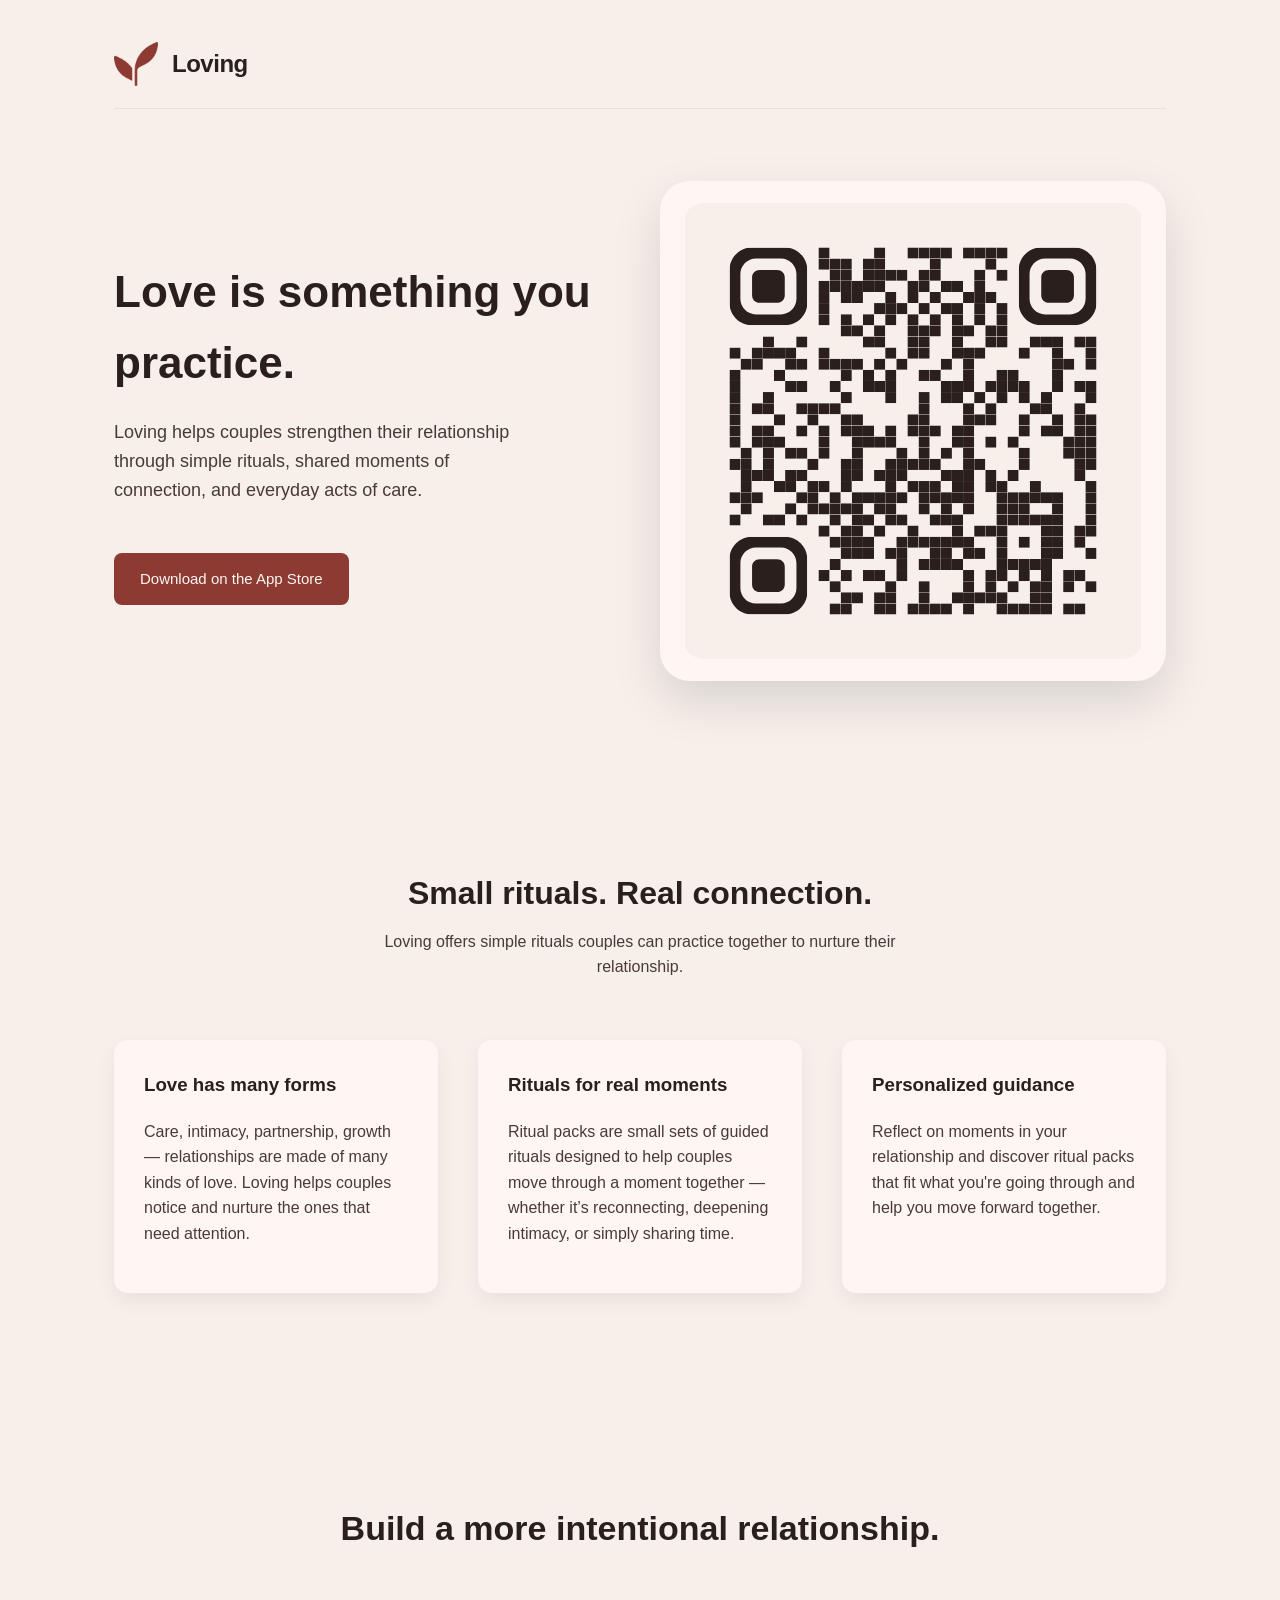
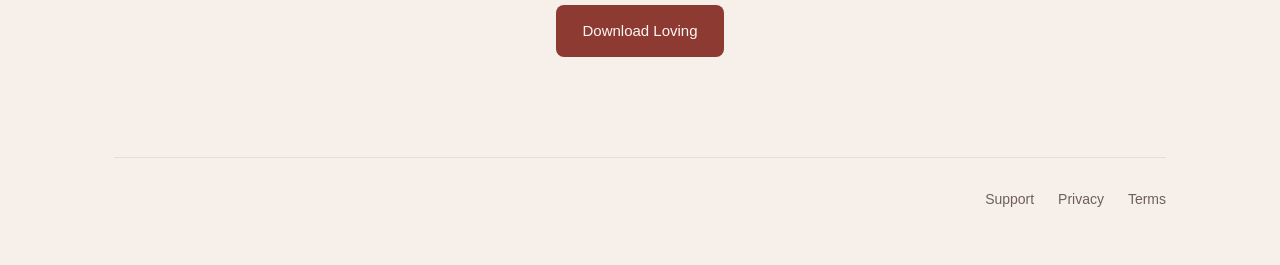
<file: index.html>
<!DOCTYPE html>
<html lang="en">
<head>
  <meta charset="UTF-8">
  <meta name="viewport" content="width=device-width, initial-scale=1.0">
  <link rel="stylesheet" href="styles.css">
  <title>Loving – Practice Love</title>
</head>

<body>
  <div class="container">
    <header>
      <div class="brand">
        <img class="brand-icon" src="brand-icon.svg" alt="Loving app icon">
        <div class="logo">Loving</div>
      </div>
    </header>

    <section class="hero">
      <div>
        <h1>Love is something you practice.</h1>
        <p>
          Loving helps couples strengthen their relationship through simple rituals, shared moments of connection, and everyday acts of care.
        </p>
        <a class="app-button" href="https://apps.apple.com/in/app/loving-relationship-rituals/id6761259999">
          Download on the App Store
        </a>
      </div>

      <div class="phone">
        <img class="qr-code" src="qr-code.svg" alt="QR code for Loving app download">
      </div>
    </section>

    <section class="section">
      <div class="section-title">
        <h2>Small rituals. Real connection.</h2>
        <p>
          Loving offers simple rituals couples can practice together to nurture their relationship.
        </p>
      </div>

      <div class="features">
        <div class="feature">
          <h3>Love has many forms</h3>
          <p>
            Care, intimacy, partnership, growth — relationships are made of many kinds of love. Loving helps couples notice and nurture the ones that need attention.
          </p>
        </div>

        <div class="feature">
          <h3>Rituals for real moments</h3>
          <p>
            Ritual packs are small sets of guided rituals designed to help couples move through a moment together — whether it’s reconnecting, deepening intimacy, or simply sharing time.
          </p>
        </div>

        <div class="feature">
          <h3>Personalized guidance</h3>
          <p>
            Reflect on moments in your relationship and discover ritual packs that fit what you're going through and help you move forward together.
          </p>
        </div>
      </div>
    </section>

    <section class="cta">
      <h2>Build a more intentional relationship.</h2>
      <a class="app-button" href="https://example.com/loving-download">
        Download Loving
      </a>
    </section>

    <footer>
      <div>
        <a href="support.html">Support</a>
        <a href="privacy.html">Privacy</a>
        <a href="terms.html">Terms</a>
      </div>
    </footer>
  </div>
</body>
</html>
</file>
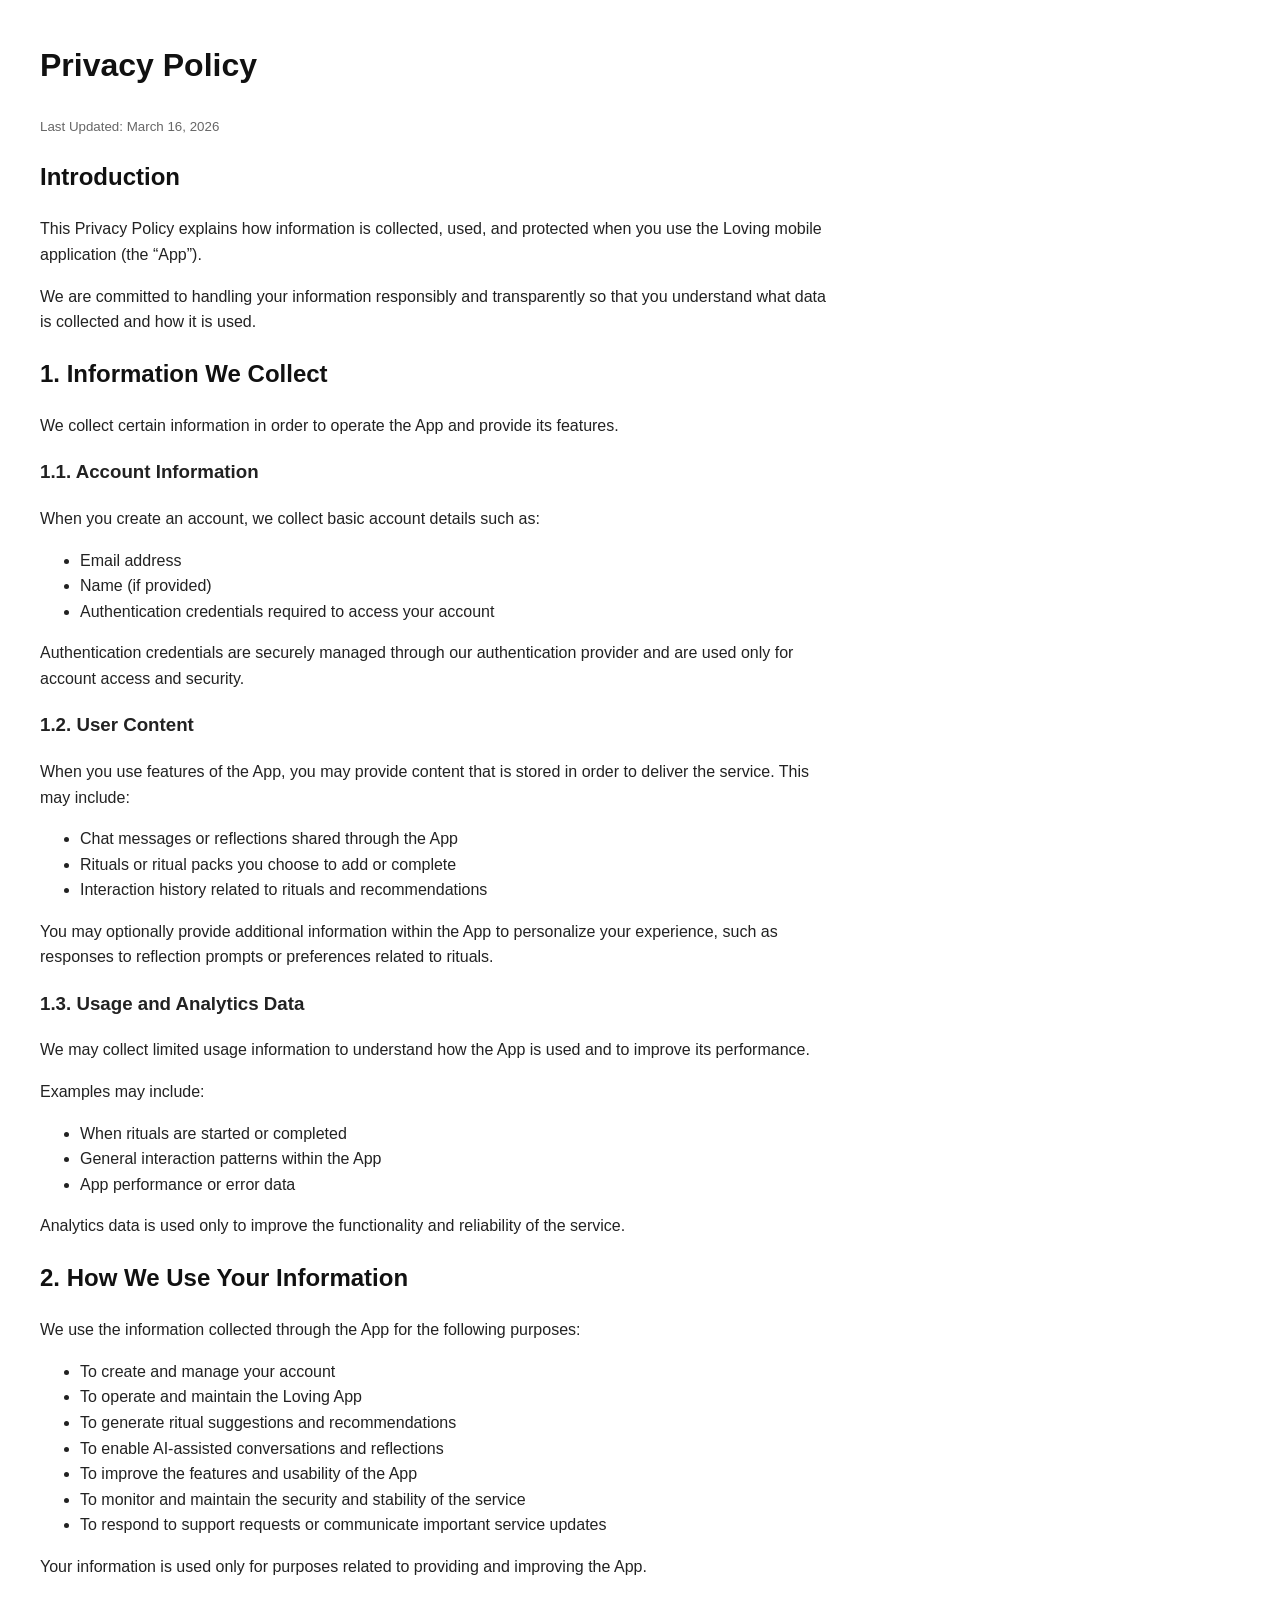
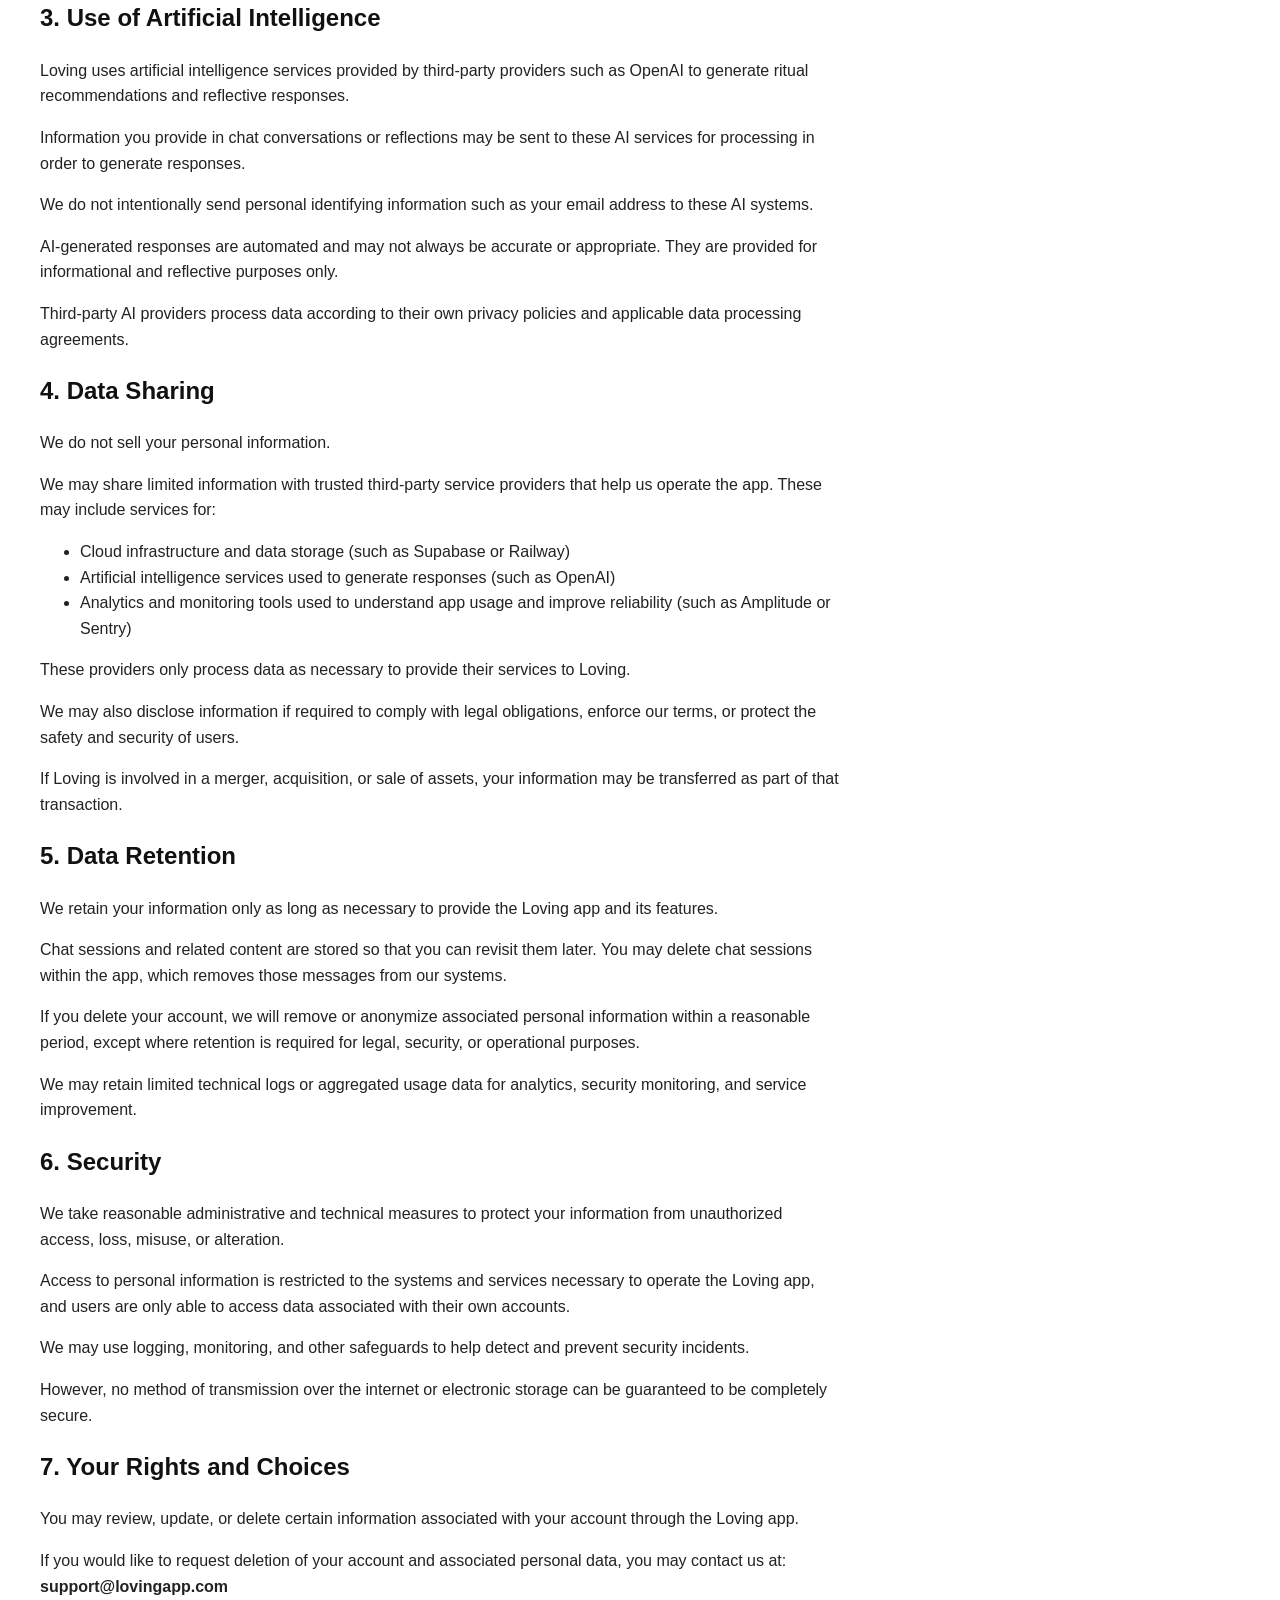
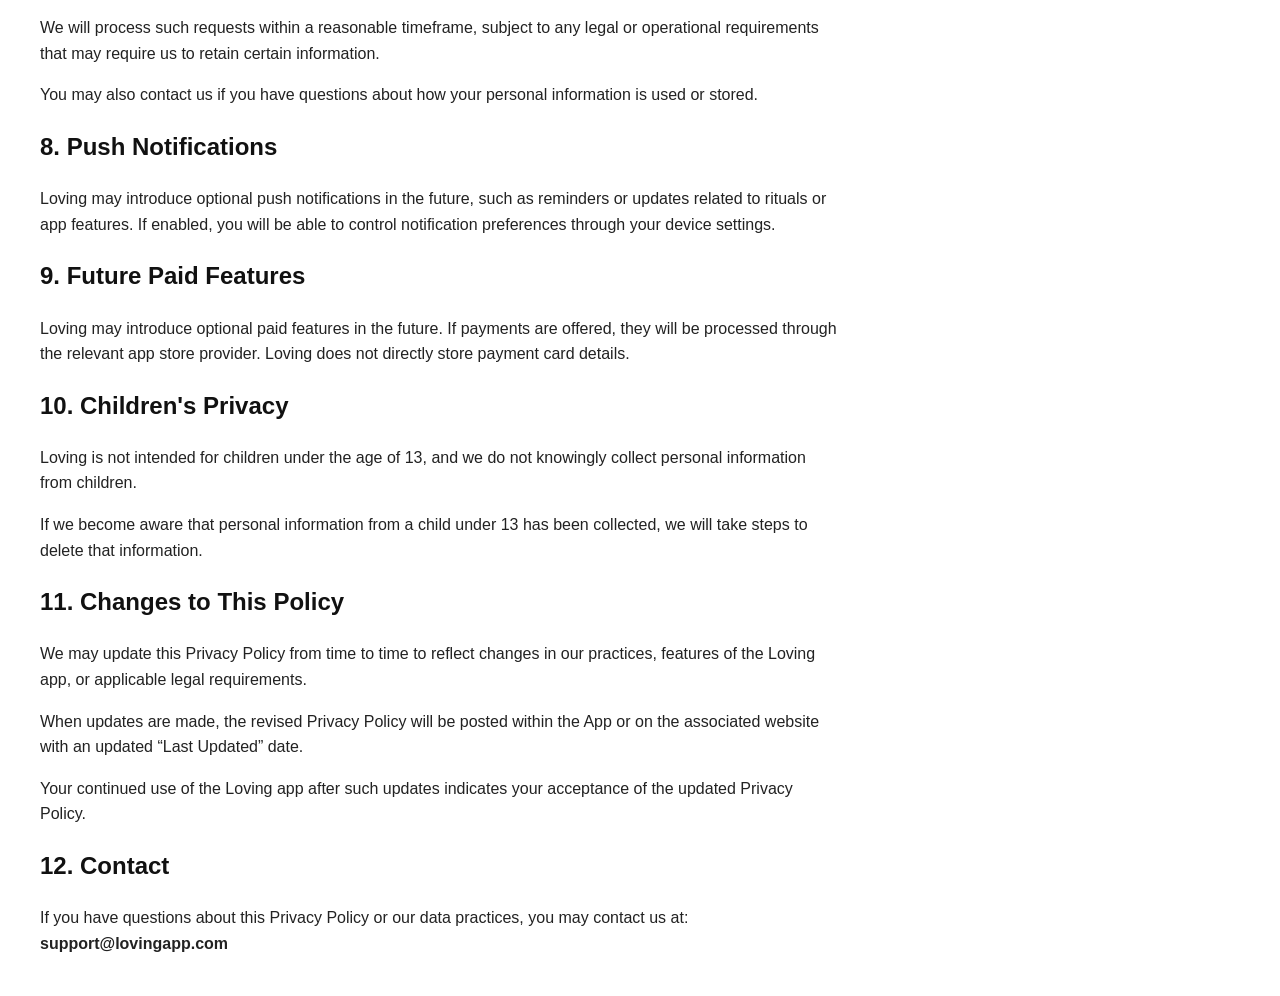
<file: privacy-policy.html>
<!DOCTYPE html>
<html lang="en">
<head>
<meta charset="UTF-8">
<title>Loving – Privacy Policy</title>
<style>
body { font-family: -apple-system, BlinkMacSystemFont, Arial, sans-serif; margin:40px; max-width:800px; line-height:1.6; color:#222; }
h1,h2 { color:#111; }
small { color:#666; }
</style>
</head>

<body>

<h1>Privacy Policy</h1>
<small>Last Updated: March 16, 2026</small>

<h2>Introduction</h2>
<p>
This Privacy Policy explains how information is collected, used, and protected when you use the Loving mobile application (the “App”).
</p>
<p>
We are committed to handling your information responsibly and transparently so that you understand what data is collected and how it is used.
</p>

<h2>1. Information We Collect</h2>
<p>We collect certain information in order to operate the App and provide its features.</p>
<h3>1.1. Account Information</h3>
<p>When you create an account, we collect basic account details such as:</p>
<ul>
<li>Email address</li>
<li>Name (if provided)</li>
<li>Authentication credentials required to access your account</li>
</ul>
<p>Authentication credentials are securely managed through our authentication provider and are used only for account access and security.</p>

<h3>1.2. User Content</h3>
<p>When you use features of the App, you may provide content that is stored in order to deliver the service. This may include:</p>
<ul>
<li>Chat messages or reflections shared through the App</li>
<li>Rituals or ritual packs you choose to add or complete</li>
<li>Interaction history related to rituals and recommendations</li>
</ul>

<p>You may optionally provide additional information within the App to personalize your experience, such as responses to reflection prompts or preferences related to rituals.</p>

<h3>1.3. Usage and Analytics Data</h3>
<p>
We may collect limited usage information to understand how the App is used and to improve its performance.
</p>
<p>Examples may include:</p>
<ul>
<li>When rituals are started or completed</li>
<li>General interaction patterns within the App</li>
<li>App performance or error data</li>
</ul>

<p>Analytics data is used only to improve the functionality and reliability of the service.</p>

<h2>2. How We Use Your Information</h2>

<p>We use the information collected through the App for the following purposes:</p>

<ul>
<li>To create and manage your account</li>
<li>To operate and maintain the Loving App</li>
<li>To generate ritual suggestions and recommendations</li>
<li>To enable AI-assisted conversations and reflections</li>
<li>To improve the features and usability of the App</li>
<li>To monitor and maintain the security and stability of the service</li>
<li>To respond to support requests or communicate important service updates</li>
</ul>

<p>Your information is used only for purposes related to providing and improving the App.</p>

<h2>3. Use of Artificial Intelligence</h2>

<p>Loving uses artificial intelligence services provided by third-party providers such as OpenAI to generate ritual recommendations and reflective responses.</p>

<p>Information you provide in chat conversations or reflections may be sent to these AI services for processing in order to generate responses.</p>

<p>We do not intentionally send personal identifying information such as your email address to these AI systems.</p>

<p>AI-generated responses are automated and may not always be accurate or appropriate. They are provided for informational and reflective purposes only.</p>

<p>Third-party AI providers process data according to their own privacy policies and applicable data processing agreements.</p>

<h2>4. Data Sharing</h2>

<p>We do not sell your personal information.</p>

<p>We may share limited information with trusted third-party service providers that help us operate the app. These may include services for:</p>

<ul>
<li>Cloud infrastructure and data storage (such as Supabase or Railway)</li>
<li>Artificial intelligence services used to generate responses (such as OpenAI)</li>
<li>Analytics and monitoring tools used to understand app usage and improve reliability (such as Amplitude or Sentry)</li>
</ul>

<p>These providers only process data as necessary to provide their services to Loving.</p>

<p>We may also disclose information if required to comply with legal obligations, enforce our terms, or protect the safety and security of users.</p>

<p>If Loving is involved in a merger, acquisition, or sale of assets, your information may be transferred as part of that transaction.</p>

<h2>5. Data Retention</h2>

<p>We retain your information only as long as necessary to provide the Loving app and its features.</p>

<p>Chat sessions and related content are stored so that you can revisit them later. You may delete chat sessions within the app, which removes those messages from our systems.</p>

<p>If you delete your account, we will remove or anonymize associated personal information within a reasonable period, except where retention is required for legal, security, or operational purposes.</p>

<p>We may retain limited technical logs or aggregated usage data for analytics, security monitoring, and service improvement.</p>

<h2>6. Security</h2>

<p>We take reasonable administrative and technical measures to protect your information from unauthorized access, loss, misuse, or alteration.</p>

<p>Access to personal information is restricted to the systems and services necessary to operate the Loving app, and users are only able to access data associated with their own accounts.</p>

<p>We may use logging, monitoring, and other safeguards to help detect and prevent security incidents.</p>

<p>However, no method of transmission over the internet or electronic storage can be guaranteed to be completely secure.</p>

<h2>7. Your Rights and Choices</h2>

<p>You may review, update, or delete certain information associated with your account through the Loving app.</p>

<p>If you would like to request deletion of your account and associated personal data, you may contact us at: <strong>support@lovingapp.com</strong></p>

<p>We will process such requests within a reasonable timeframe, subject to any legal or operational requirements that may require us to retain certain information.</p>

<p>You may also contact us if you have questions about how your personal information is used or stored.</p>

<h2>8. Push Notifications</h2>

<p>
Loving may introduce optional push notifications in the future, such as reminders or updates related to rituals or app features. If enabled, you will be able to control notification preferences through your device settings.
</p>

<h2>9. Future Paid Features</h2>

<p>
Loving may introduce optional paid features in the future. If payments are offered, they will be processed through the relevant app store provider. Loving does not directly store payment card details.
</p>

<h2>10. Children's Privacy</h2>

<p>Loving is not intended for children under the age of 13, and we do not knowingly collect personal information from children.</p>

<p>If we become aware that personal information from a child under 13 has been collected, we will take steps to delete that information.</p>

<h2>11. Changes to This Policy</h2>

<p>
We may update this Privacy Policy from time to time to reflect changes in our practices, features of the Loving app, or applicable legal requirements.
</p>

<p>
When updates are made, the revised Privacy Policy will be posted within the App or on the associated website with an updated “Last Updated” date.
</p>

<p>
Your continued use of the Loving app after such updates indicates your acceptance of the updated Privacy Policy.
</p>

<h2>12. Contact</h2>

<p>
If you have questions about this Privacy Policy or our data practices, you may contact us at: <strong>support@lovingapp.com</strong>
</p>

</body>
</html>
</file>
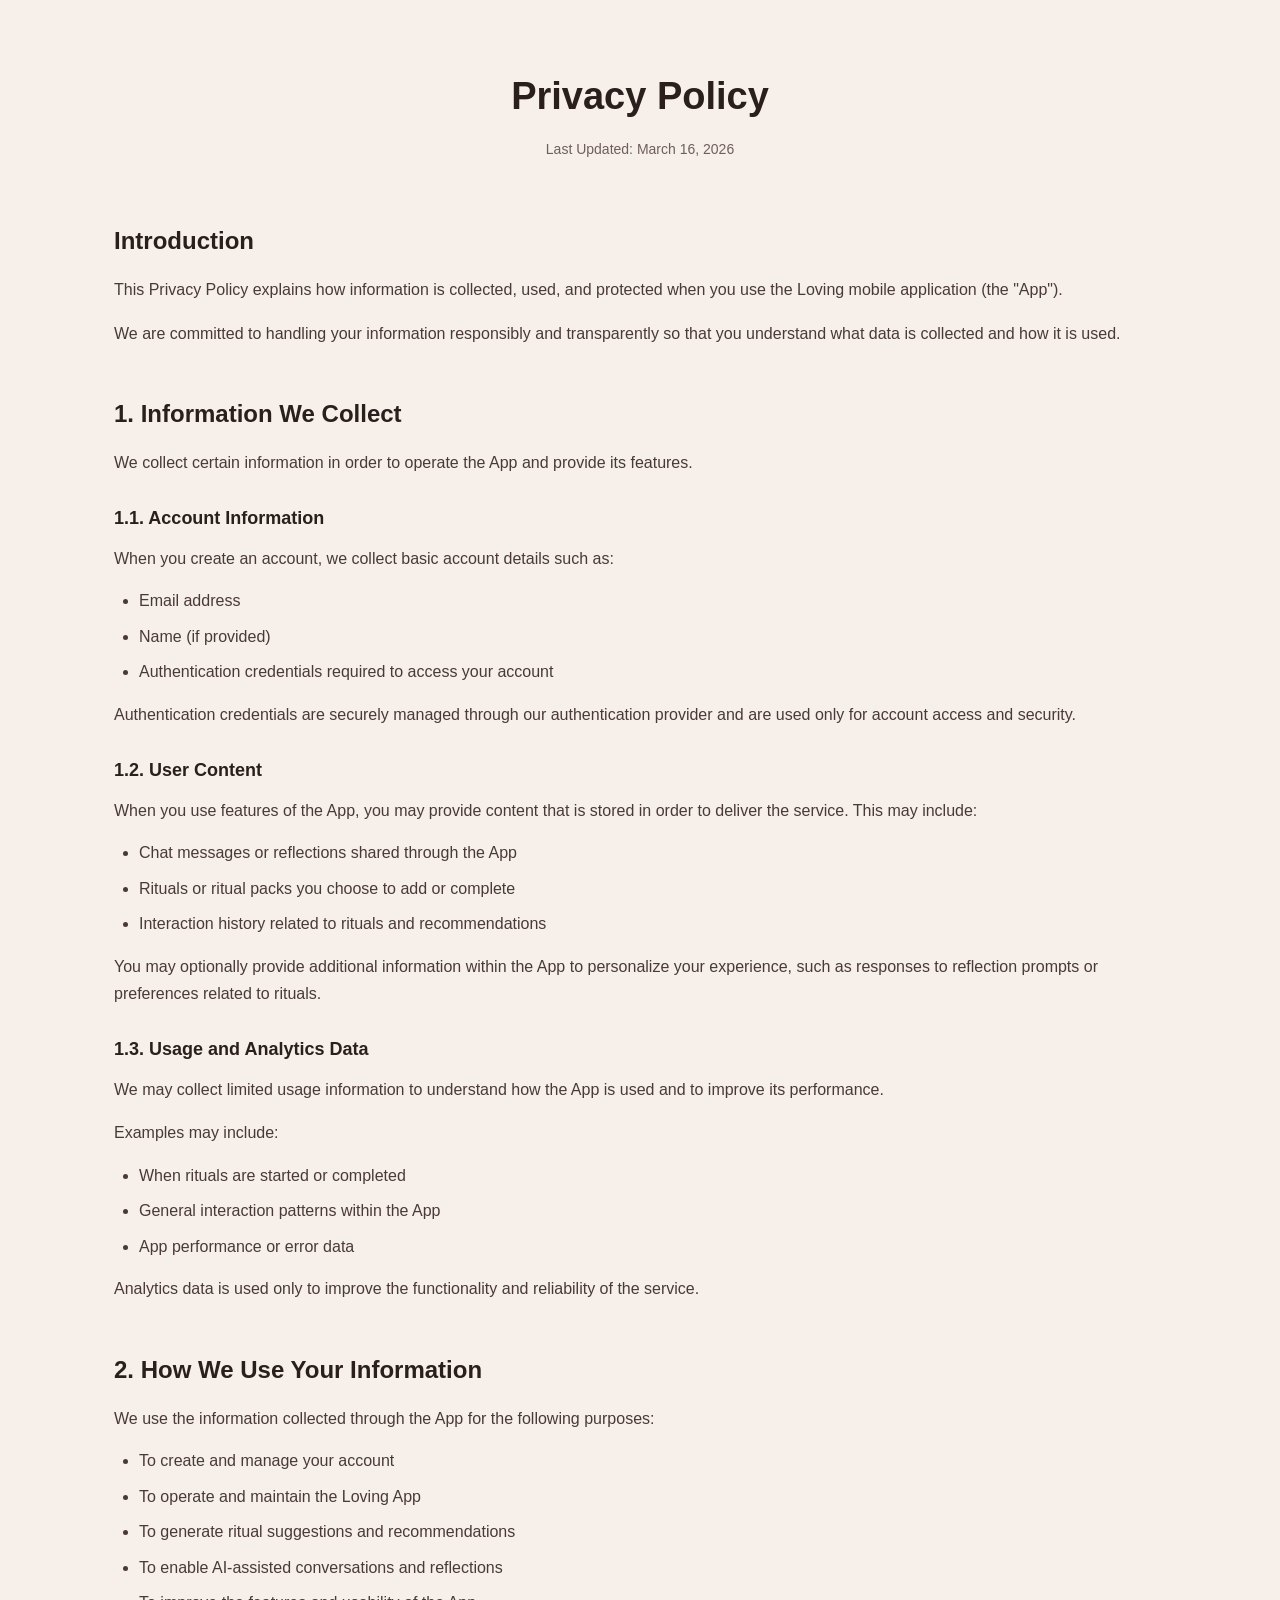
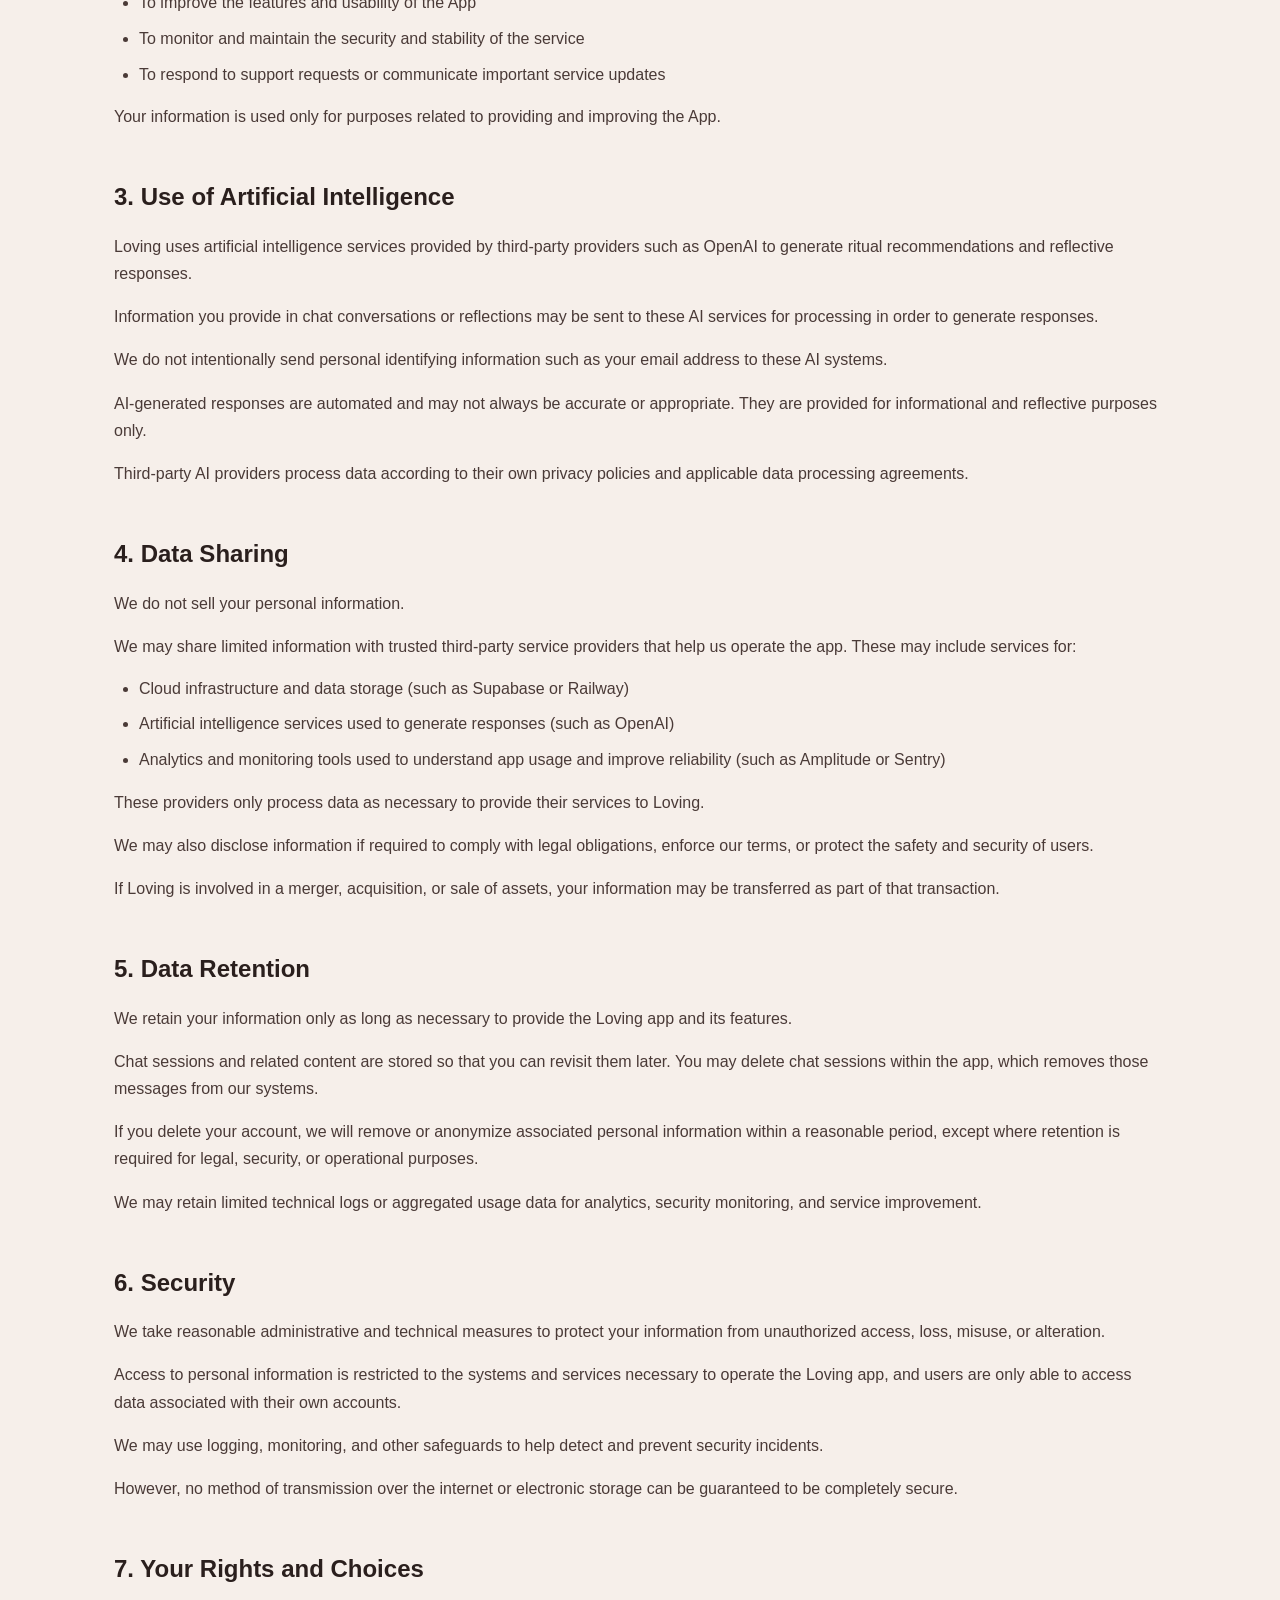
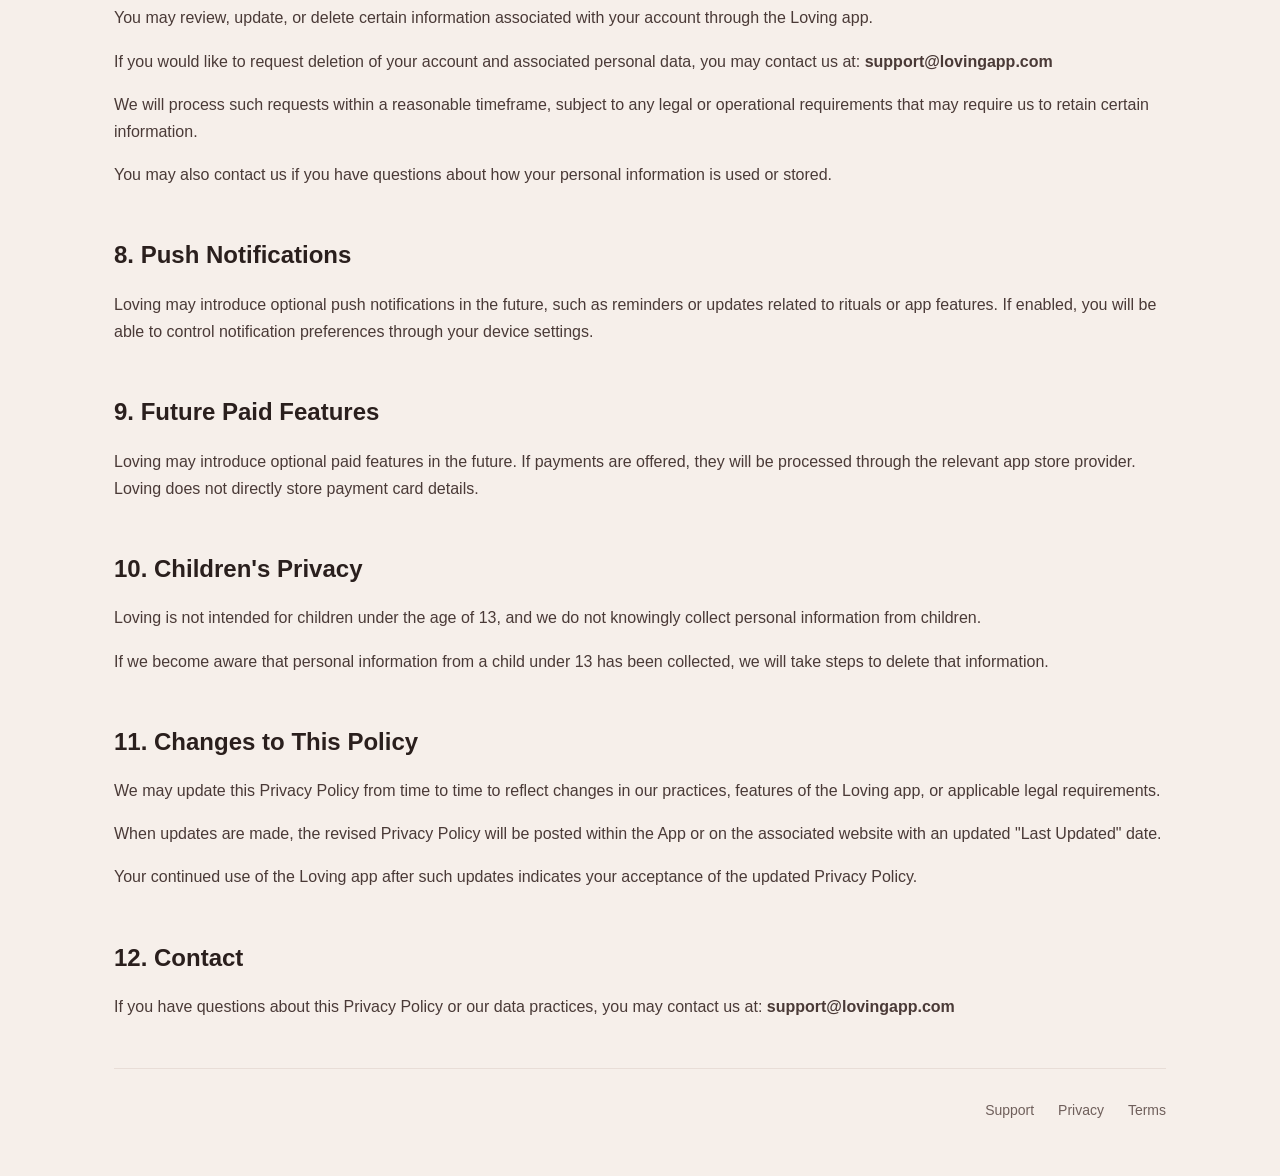
<file: privacy.html>
<!DOCTYPE html>
<html lang="en">
<head>
  <meta charset="UTF-8">
  <meta name="viewport" content="width=device-width, initial-scale=1.0">
  <link rel="stylesheet" href="styles.css">
  <title>Loving – Privacy Policy</title>
</head>

<body>
  <div class="container">
    
    <section class="policy-hero">
      <h1>Privacy Policy</h1>
      <small>Last Updated: March 16, 2026</small>
    </section>

    <section class="policy-section">
      <h2>Introduction</h2>
      <p>
        This Privacy Policy explains how information is collected, used, and protected when you use the Loving mobile application (the "App").
      </p>
      <p>
        We are committed to handling your information responsibly and transparently so that you understand what data is collected and how it is used.
      </p>
    </section>

    <section class="policy-section">
      <h2>1. Information We Collect</h2>
      <p>We collect certain information in order to operate the App and provide its features.</p>
      <h3>1.1. Account Information</h3>
      <p>When you create an account, we collect basic account details such as:</p>
      <ul>
        <li>Email address</li>
        <li>Name (if provided)</li>
        <li>Authentication credentials required to access your account</li>
      </ul>
      <p>Authentication credentials are securely managed through our authentication provider and are used only for account access and security.</p>

      <h3>1.2. User Content</h3>
      <p>When you use features of the App, you may provide content that is stored in order to deliver the service. This may include:</p>
      <ul>
        <li>Chat messages or reflections shared through the App</li>
        <li>Rituals or ritual packs you choose to add or complete</li>
        <li>Interaction history related to rituals and recommendations</li>
      </ul>

      <p>You may optionally provide additional information within the App to personalize your experience, such as responses to reflection prompts or preferences related to rituals.</p>

      <h3>1.3. Usage and Analytics Data</h3>
      <p>
        We may collect limited usage information to understand how the App is used and to improve its performance.
      </p>
      <p>Examples may include:</p>
      <ul>
        <li>When rituals are started or completed</li>
        <li>General interaction patterns within the App</li>
        <li>App performance or error data</li>
      </ul>

      <p>Analytics data is used only to improve the functionality and reliability of the service.</p>
    </section>

    <section class="policy-section">
      <h2>2. How We Use Your Information</h2>
      <p>We use the information collected through the App for the following purposes:</p>
      <ul>
        <li>To create and manage your account</li>
        <li>To operate and maintain the Loving App</li>
        <li>To generate ritual suggestions and recommendations</li>
        <li>To enable AI-assisted conversations and reflections</li>
        <li>To improve the features and usability of the App</li>
        <li>To monitor and maintain the security and stability of the service</li>
        <li>To respond to support requests or communicate important service updates</li>
      </ul>

      <p>Your information is used only for purposes related to providing and improving the App.</p>
    </section>

    <section class="policy-section">
      <h2>3. Use of Artificial Intelligence</h2>
      <p>Loving uses artificial intelligence services provided by third-party providers such as OpenAI to generate ritual recommendations and reflective responses.</p>
      <p>Information you provide in chat conversations or reflections may be sent to these AI services for processing in order to generate responses.</p>
      <p>We do not intentionally send personal identifying information such as your email address to these AI systems.</p>
      <p>AI-generated responses are automated and may not always be accurate or appropriate. They are provided for informational and reflective purposes only.</p>
      <p>Third-party AI providers process data according to their own privacy policies and applicable data processing agreements.</p>
    </section>

    <section class="policy-section">
      <h2>4. Data Sharing</h2>
      <p>We do not sell your personal information.</p>
      <p>We may share limited information with trusted third-party service providers that help us operate the app. These may include services for:</p>
      <ul>
        <li>Cloud infrastructure and data storage (such as Supabase or Railway)</li>
        <li>Artificial intelligence services used to generate responses (such as OpenAI)</li>
        <li>Analytics and monitoring tools used to understand app usage and improve reliability (such as Amplitude or Sentry)</li>
      </ul>

      <p>These providers only process data as necessary to provide their services to Loving.</p>
      <p>We may also disclose information if required to comply with legal obligations, enforce our terms, or protect the safety and security of users.</p>
      <p>If Loving is involved in a merger, acquisition, or sale of assets, your information may be transferred as part of that transaction.</p>
    </section>

    <section class="policy-section">
      <h2>5. Data Retention</h2>
      <p>We retain your information only as long as necessary to provide the Loving app and its features.</p>
      <p>Chat sessions and related content are stored so that you can revisit them later. You may delete chat sessions within the app, which removes those messages from our systems.</p>
      <p>If you delete your account, we will remove or anonymize associated personal information within a reasonable period, except where retention is required for legal, security, or operational purposes.</p>
      <p>We may retain limited technical logs or aggregated usage data for analytics, security monitoring, and service improvement.</p>
    </section>

    <section class="policy-section">
      <h2>6. Security</h2>
      <p>We take reasonable administrative and technical measures to protect your information from unauthorized access, loss, misuse, or alteration.</p>
      <p>Access to personal information is restricted to the systems and services necessary to operate the Loving app, and users are only able to access data associated with their own accounts.</p>
      <p>We may use logging, monitoring, and other safeguards to help detect and prevent security incidents.</p>
      <p>However, no method of transmission over the internet or electronic storage can be guaranteed to be completely secure.</p>
    </section>

    <section class="policy-section">
      <h2>7. Your Rights and Choices</h2>
      <p>You may review, update, or delete certain information associated with your account through the Loving app.</p>
      <p>If you would like to request deletion of your account and associated personal data, you may contact us at: <strong>support@lovingapp.com</strong></p>
      <p>We will process such requests within a reasonable timeframe, subject to any legal or operational requirements that may require us to retain certain information.</p>
      <p>You may also contact us if you have questions about how your personal information is used or stored.</p>
    </section>

    <section class="policy-section">
      <h2>8. Push Notifications</h2>
      <p>
        Loving may introduce optional push notifications in the future, such as reminders or updates related to rituals or app features. If enabled, you will be able to control notification preferences through your device settings.
      </p>
    </section>

    <section class="policy-section">
      <h2>9. Future Paid Features</h2>
      <p>
        Loving may introduce optional paid features in the future. If payments are offered, they will be processed through the relevant app store provider. Loving does not directly store payment card details.
      </p>
    </section>

    <section class="policy-section">
      <h2>10. Children's Privacy</h2>
      <p>Loving is not intended for children under the age of 13, and we do not knowingly collect personal information from children.</p>
      <p>If we become aware that personal information from a child under 13 has been collected, we will take steps to delete that information.</p>
    </section>

    <section class="policy-section">
      <h2>11. Changes to This Policy</h2>
      <p>
        We may update this Privacy Policy from time to time to reflect changes in our practices, features of the Loving app, or applicable legal requirements.
      </p>
      <p>
        When updates are made, the revised Privacy Policy will be posted within the App or on the associated website with an updated "Last Updated" date.
      </p>
      <p>
        Your continued use of the Loving app after such updates indicates your acceptance of the updated Privacy Policy.
      </p>
    </section>

    <section class="policy-section">
      <h2>12. Contact</h2>
      <p>
        If you have questions about this Privacy Policy or our data practices, you may contact us at: <strong>support@lovingapp.com</strong>
      </p>
    </section>

    <footer>
      <div>
        <a href="support.html">Support</a>
        <a href="privacy.html">Privacy</a>
        <a href="terms.html">Terms</a>
      </div>
    </footer>
  </div>
</body>
</html>
</file>
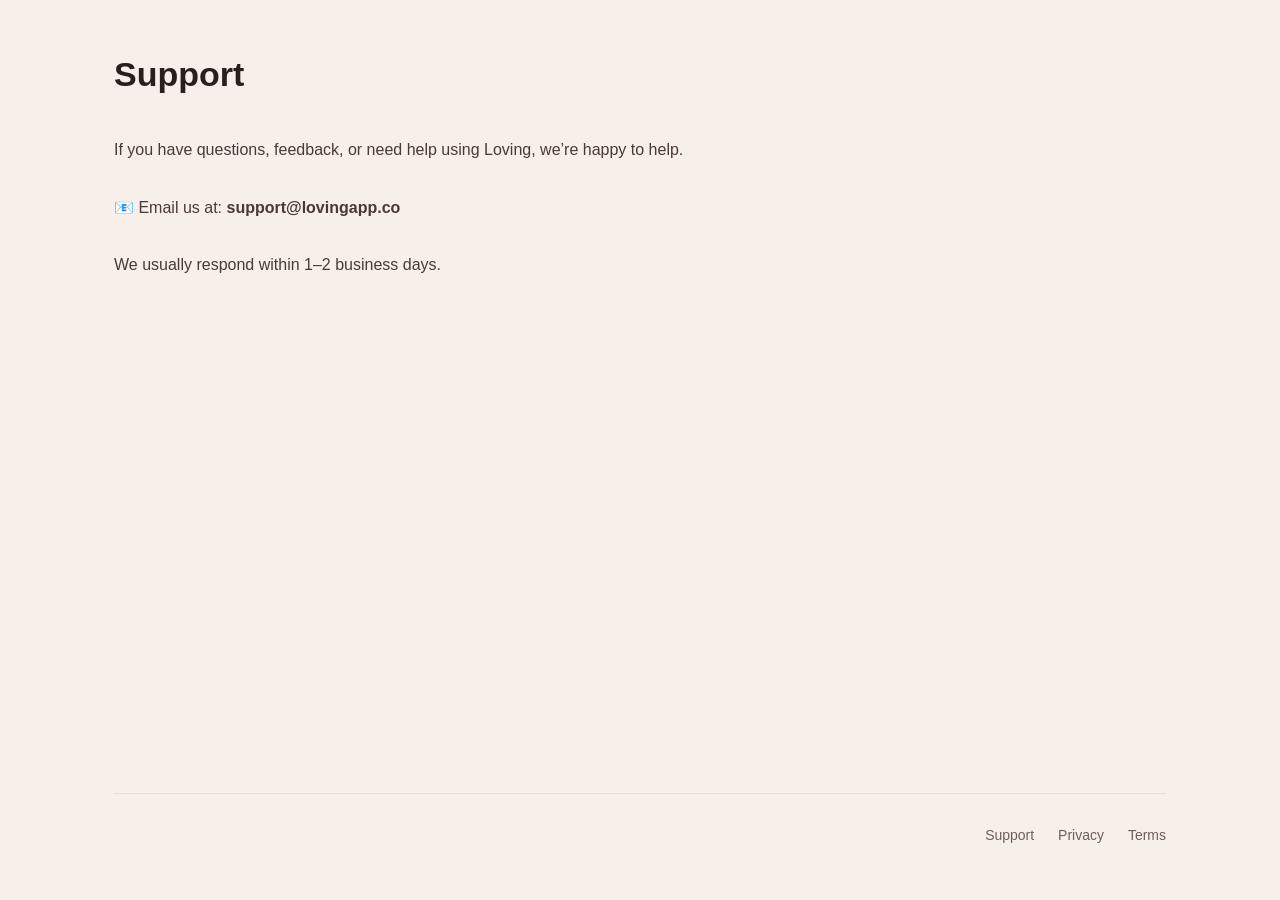
<file: support.html>
<!DOCTYPE html>
<html lang="en">
<head>
  <meta charset="UTF-8">
  <meta name="viewport" content="width=device-width, initial-scale=1.0">
  <link rel="stylesheet" href="styles.css">
  <title>Loving – Support</title>
</head>

<body>
  <div class="container">
    <h1>Support</h1>

    <p>
      If you have questions, feedback, or need help using Loving,
      we’re happy to help.
    </p>
    <p>
      📧 Email us at: <strong>support@lovingapp.co</strong>
    </p>
    <p>
      We usually respond within 1–2 business days.
    </p>

    <footer>
      <div>
        <a href="support.html">Support</a>
        <a href="privacy.html">Privacy</a>
        <a href="terms.html">Terms</a>
      </div>
    </footer>
  </div>
</body>
</html>
</file>
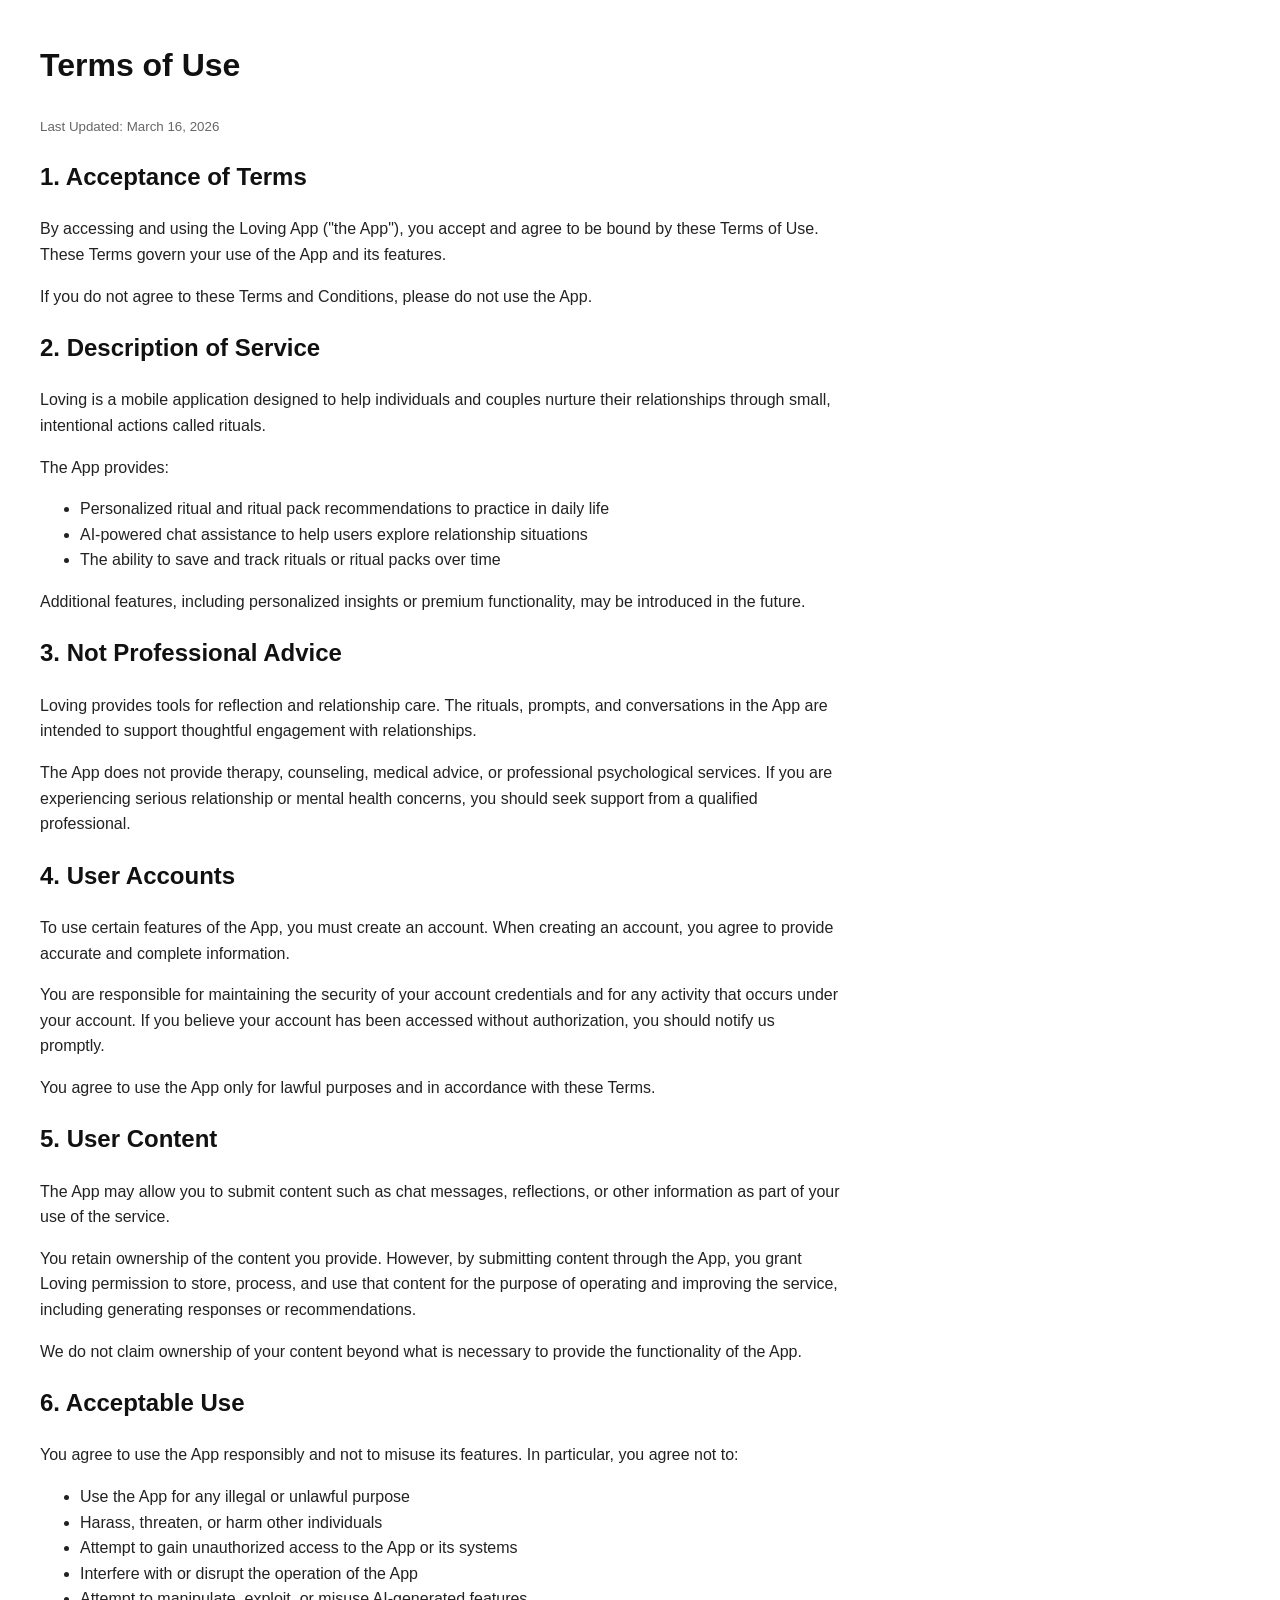
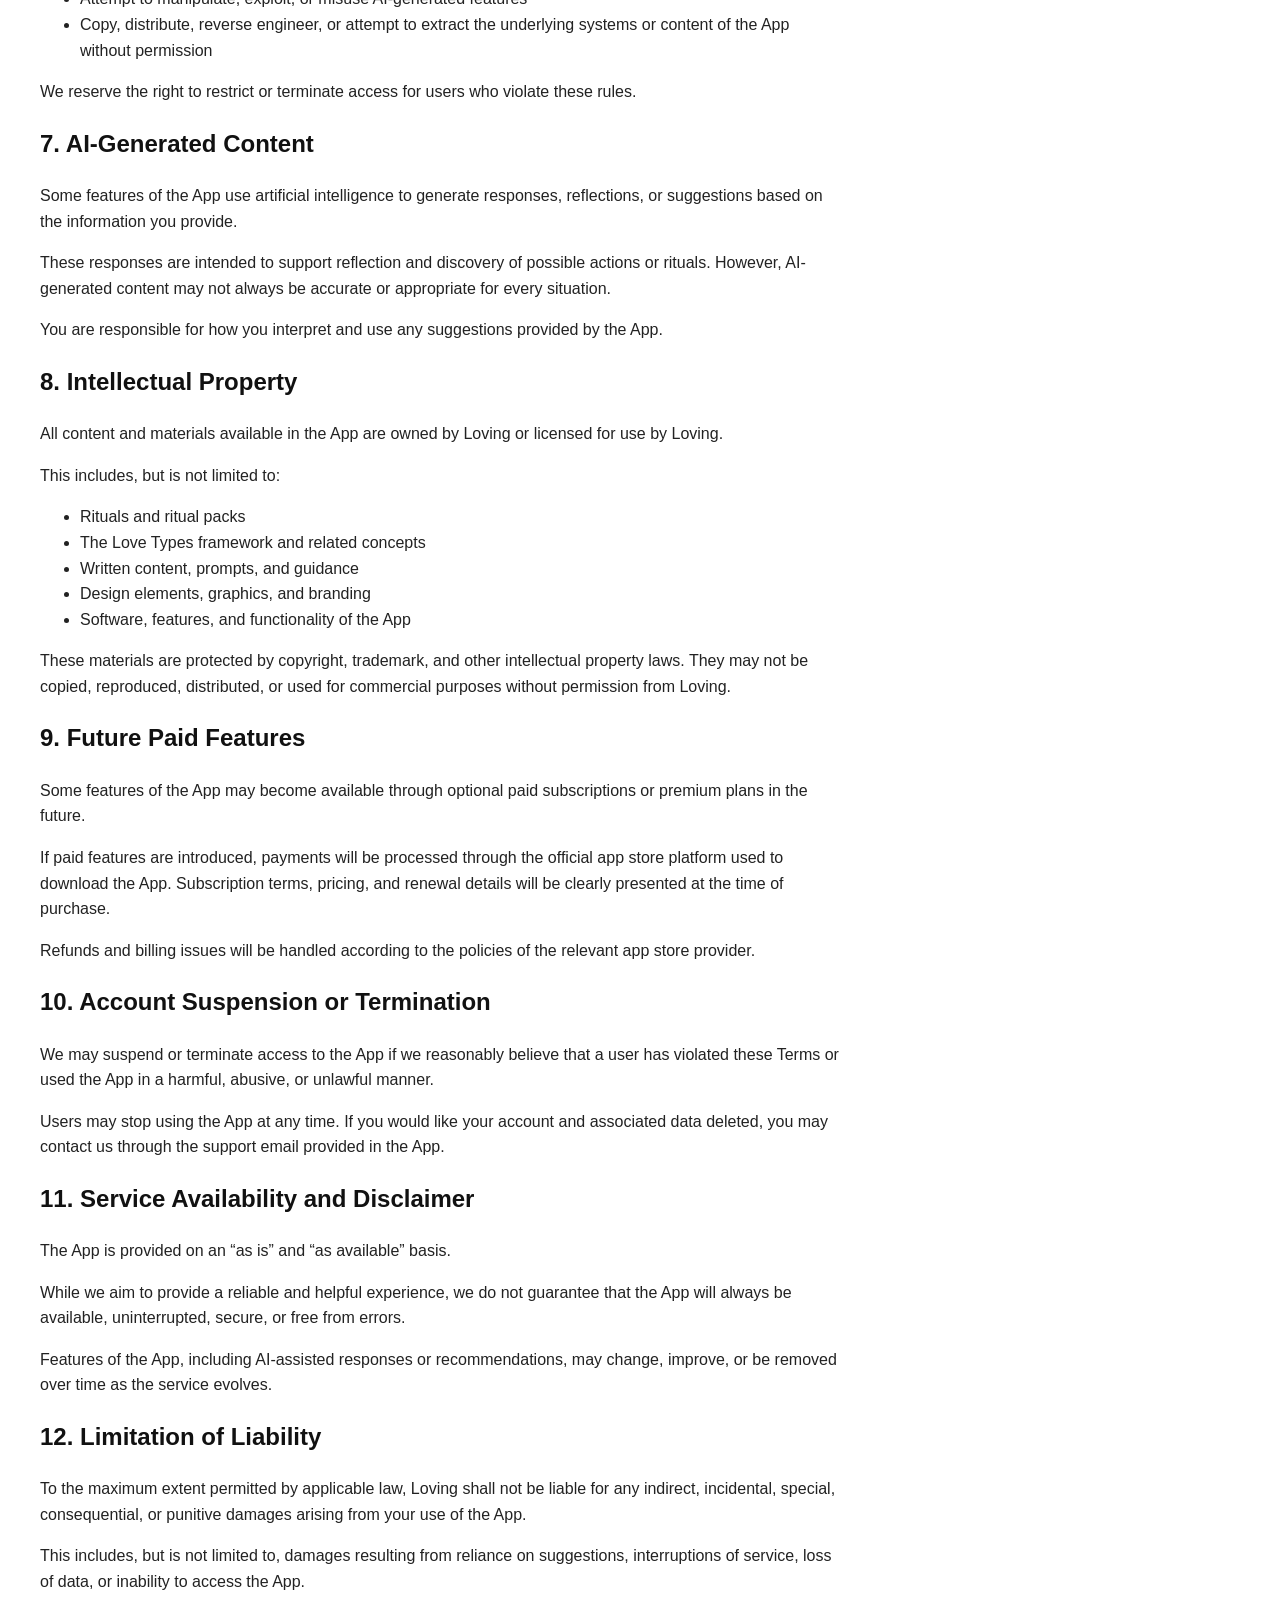
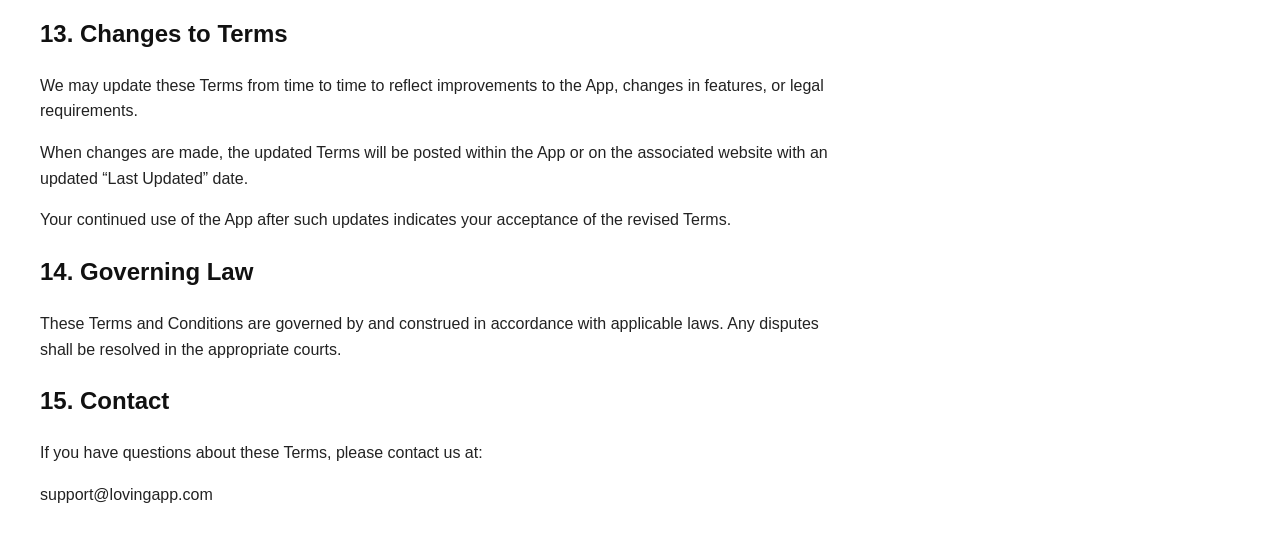
<file: terms-and-conditions.html>
<!DOCTYPE html>
<html lang="en">
<head>
<meta charset="UTF-8">
<title>Loving – Terms of Use</title>
<style>
body { font-family: -apple-system, BlinkMacSystemFont, Arial, sans-serif; margin:40px; max-width:800px; line-height:1.6; color:#222; }
h1,h2 { color:#111; }
small { color:#666; }
</style>
</head>

<body>

<h1>Terms of Use</h1>
<small>Last Updated: March 16, 2026</small>

<h2>1. Acceptance of Terms</h2>
<p>
By accessing and using the Loving App ("the App"), you accept and agree to be bound by these Terms of Use. These Terms govern your use of the App and its features.
</p>

<p>
If you do not agree to these Terms and Conditions, please do not use the App.
</p>

<h2>2. Description of Service</h2>
<p>Loving is a mobile application designed to help individuals and couples nurture their relationships through small, intentional actions called rituals.</p>
<p>The App provides:</p>
<ul>
    <li>Personalized ritual and ritual pack recommendations to practice in daily life</li>
    <li>AI-powered chat assistance to help users explore relationship situations</li>
    <li>The ability to save and track rituals or ritual packs over time</li>
</ul>
<p>Additional features, including personalized insights or premium functionality, may be introduced in the future.</p>

<h2>3. Not Professional Advice</h2>

<p>
Loving provides tools for reflection and relationship care. The rituals, prompts, and conversations in the App are intended to support thoughtful engagement with relationships.
</p>

<p>
The App does not provide therapy, counseling, medical advice, or professional psychological services. If you are experiencing serious relationship or mental health concerns, you should seek support from a qualified professional.
</p>

<h2>4. User Accounts</h2>

<p>
To use certain features of the App, you must create an account. When creating an account, you agree to provide accurate and complete information.
</p>

<p>
You are responsible for maintaining the security of your account credentials and for any activity that occurs under your account. If you believe your account has been accessed without authorization, you should notify us promptly.
</p>

<p>
You agree to use the App only for lawful purposes and in accordance with these Terms.
</p>

<h2>5. User Content</h2>

<p>
The App may allow you to submit content such as chat messages, reflections, or other information as part of your use of the service.
</p>

<p>
You retain ownership of the content you provide. However, by submitting content through the App, you grant Loving permission to store, process, and use that content for the purpose of operating and improving the service, including generating responses or recommendations.
</p>

<p>
We do not claim ownership of your content beyond what is necessary to provide the functionality of the App.
</p>

<h2>6. Acceptable Use</h2>

<p>You agree to use the App responsibly and not to misuse its features. In particular, you agree not to:</p>

<ul>
<li>Use the App for any illegal or unlawful purpose</li>
<li>Harass, threaten, or harm other individuals</li>
<li>Attempt to gain unauthorized access to the App or its systems</li>
<li>Interfere with or disrupt the operation of the App</li>
<li>Attempt to manipulate, exploit, or misuse AI-generated features</li>
<li>Copy, distribute, reverse engineer, or attempt to extract the underlying systems or content of the App without permission</li>
</ul>
<p>
We reserve the right to restrict or terminate access for users who violate these rules.
</p>

<h2>7. AI-Generated Content</h2>

<p>Some features of the App use artificial intelligence to generate responses, reflections, or suggestions based on the information you provide.</p>
<p>These responses are intended to support reflection and discovery of possible actions or rituals. However, AI-generated content may not always be accurate or appropriate for every situation.</p>
<p>You are responsible for how you interpret and use any suggestions provided by the App.</p>

<h2>8. Intellectual Property</h2>
<p>
All content and materials available in the App are owned by Loving or licensed for use by Loving.
</p>

<p>
This includes, but is not limited to:
</p>

<ul>
    <li>Rituals and ritual packs</li>
    <li>The Love Types framework and related concepts</li>
    <li>Written content, prompts, and guidance</li>
    <li>Design elements, graphics, and branding</li>
    <li>Software, features, and functionality of the App</li>
</ul>

<p>
These materials are protected by copyright, trademark, and other intellectual property laws. They may not be copied, reproduced, distributed, or used for commercial purposes without permission from Loving.
</p>

<h2>9. Future Paid Features</h2>

<p>
Some features of the App may become available through optional paid subscriptions or premium plans in the future.
</p>

<p>
If paid features are introduced, payments will be processed through the official app store platform used to download the App. Subscription terms, pricing, and renewal details will be clearly presented at the time of purchase.
</p>

<p>
Refunds and billing issues will be handled according to the policies of the relevant app store provider.
</p>

<h2>10. Account Suspension or Termination</h2>

<p>
We may suspend or terminate access to the App if we reasonably believe that a user has violated these Terms or used the App in a harmful, abusive, or unlawful manner.
</p>

<p>
Users may stop using the App at any time. If you would like your account and associated data deleted, you may contact us through the support email provided in the App.
</p>

<h2>11. Service Availability and Disclaimer</h2>

<p>
The App is provided on an “as is” and “as available” basis.
</p>

<p>
While we aim to provide a reliable and helpful experience, we do not guarantee that the App will always be available, uninterrupted, secure, or free from errors.
</p>

<p>
Features of the App, including AI-assisted responses or recommendations, may change, improve, or be removed over time as the service evolves.
</p>

<h2>12. Limitation of Liability</h2>

<p>
To the maximum extent permitted by applicable law, Loving shall not be liable for any indirect, incidental, special, consequential, or punitive damages arising from your use of the App.
</p>

<p>
This includes, but is not limited to, damages resulting from reliance on suggestions, interruptions of service, loss of data, or inability to access the App.
</p>

<h2>13. Changes to Terms</h2>

<p>
We may update these Terms from time to time to reflect improvements to the App, changes in features, or legal requirements.
</p>

<p>
When changes are made, the updated Terms will be posted within the App or on the associated website with an updated “Last Updated” date.
</p>

<p>
Your continued use of the App after such updates indicates your acceptance of the revised Terms.
</p>

<h2>14. Governing Law</h2>

<p>
These Terms and Conditions are governed by and construed in accordance with applicable laws. Any disputes shall be resolved in the appropriate courts.
</p>

<h2>15. Contact</h2>

<p>
If you have questions about these Terms,
please contact us at:
</p>

<p>
support@lovingapp.com
</p>

</body>
</html>
</file>
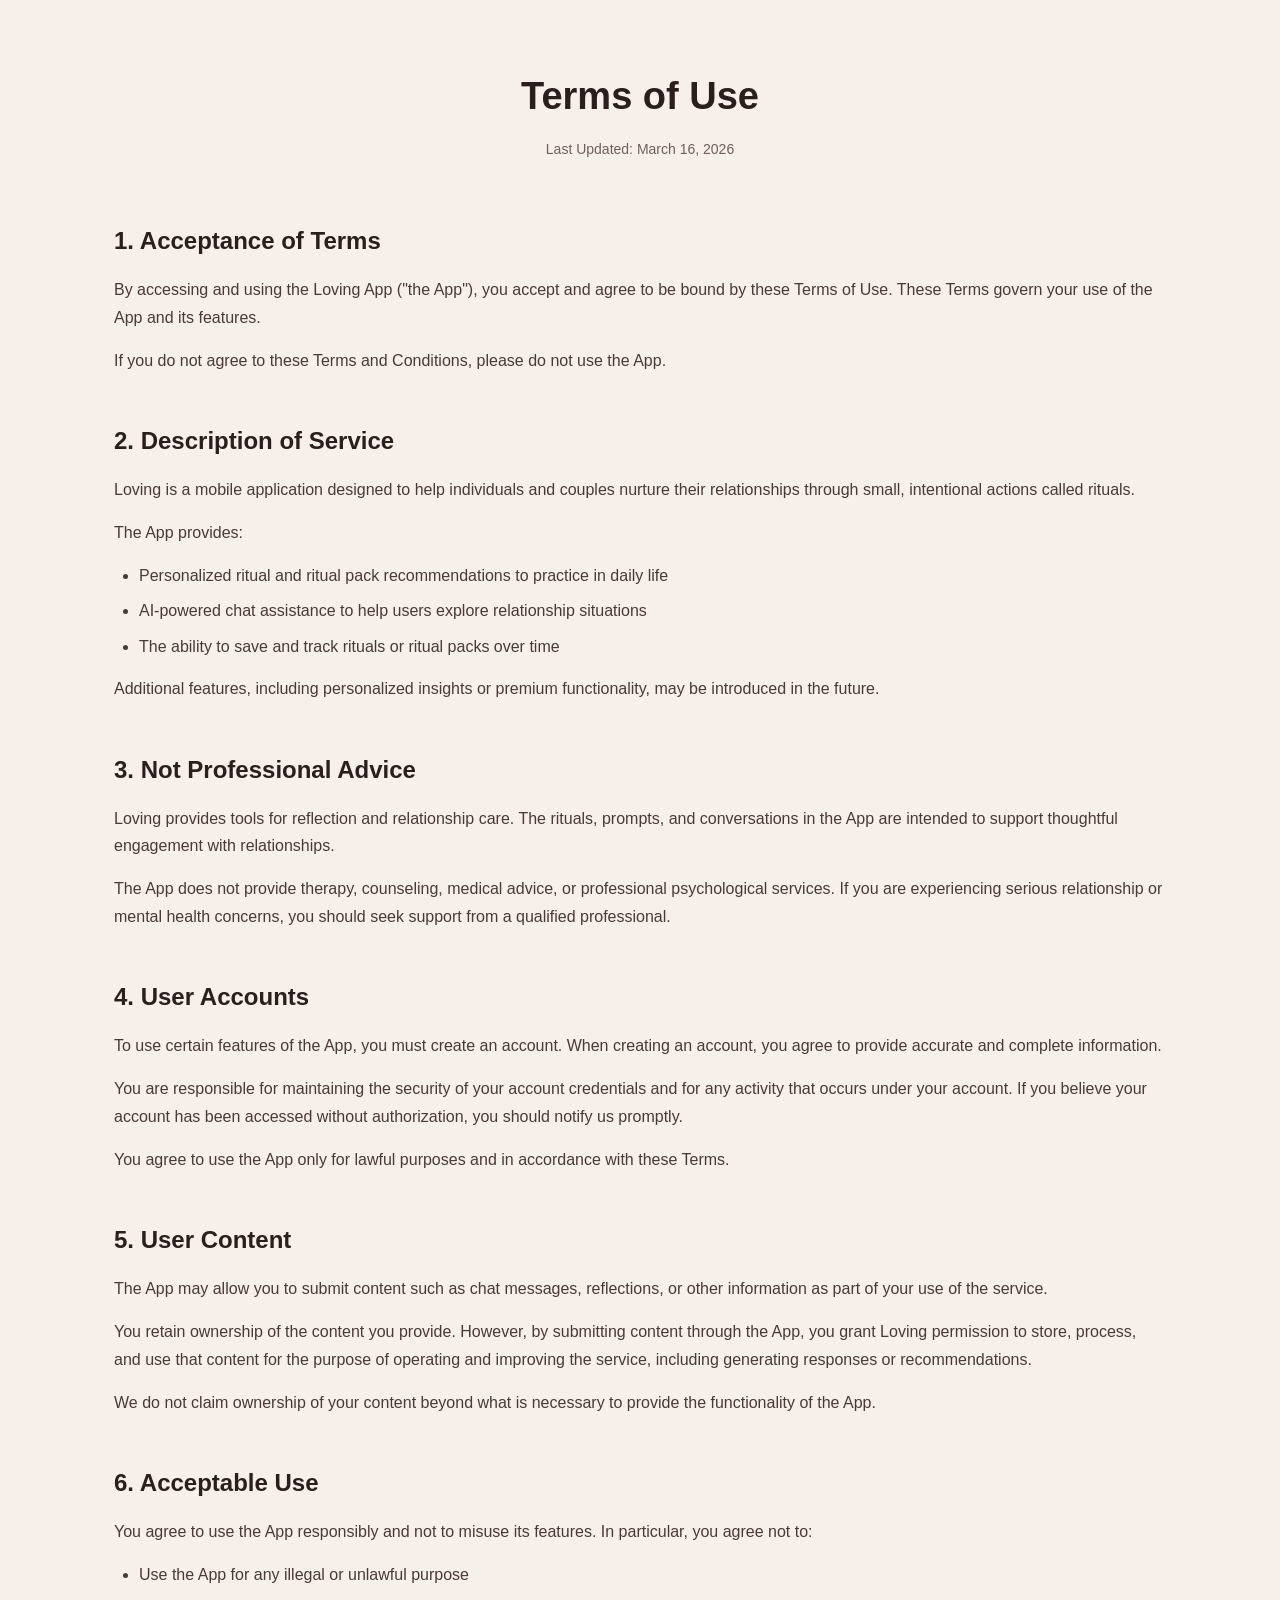
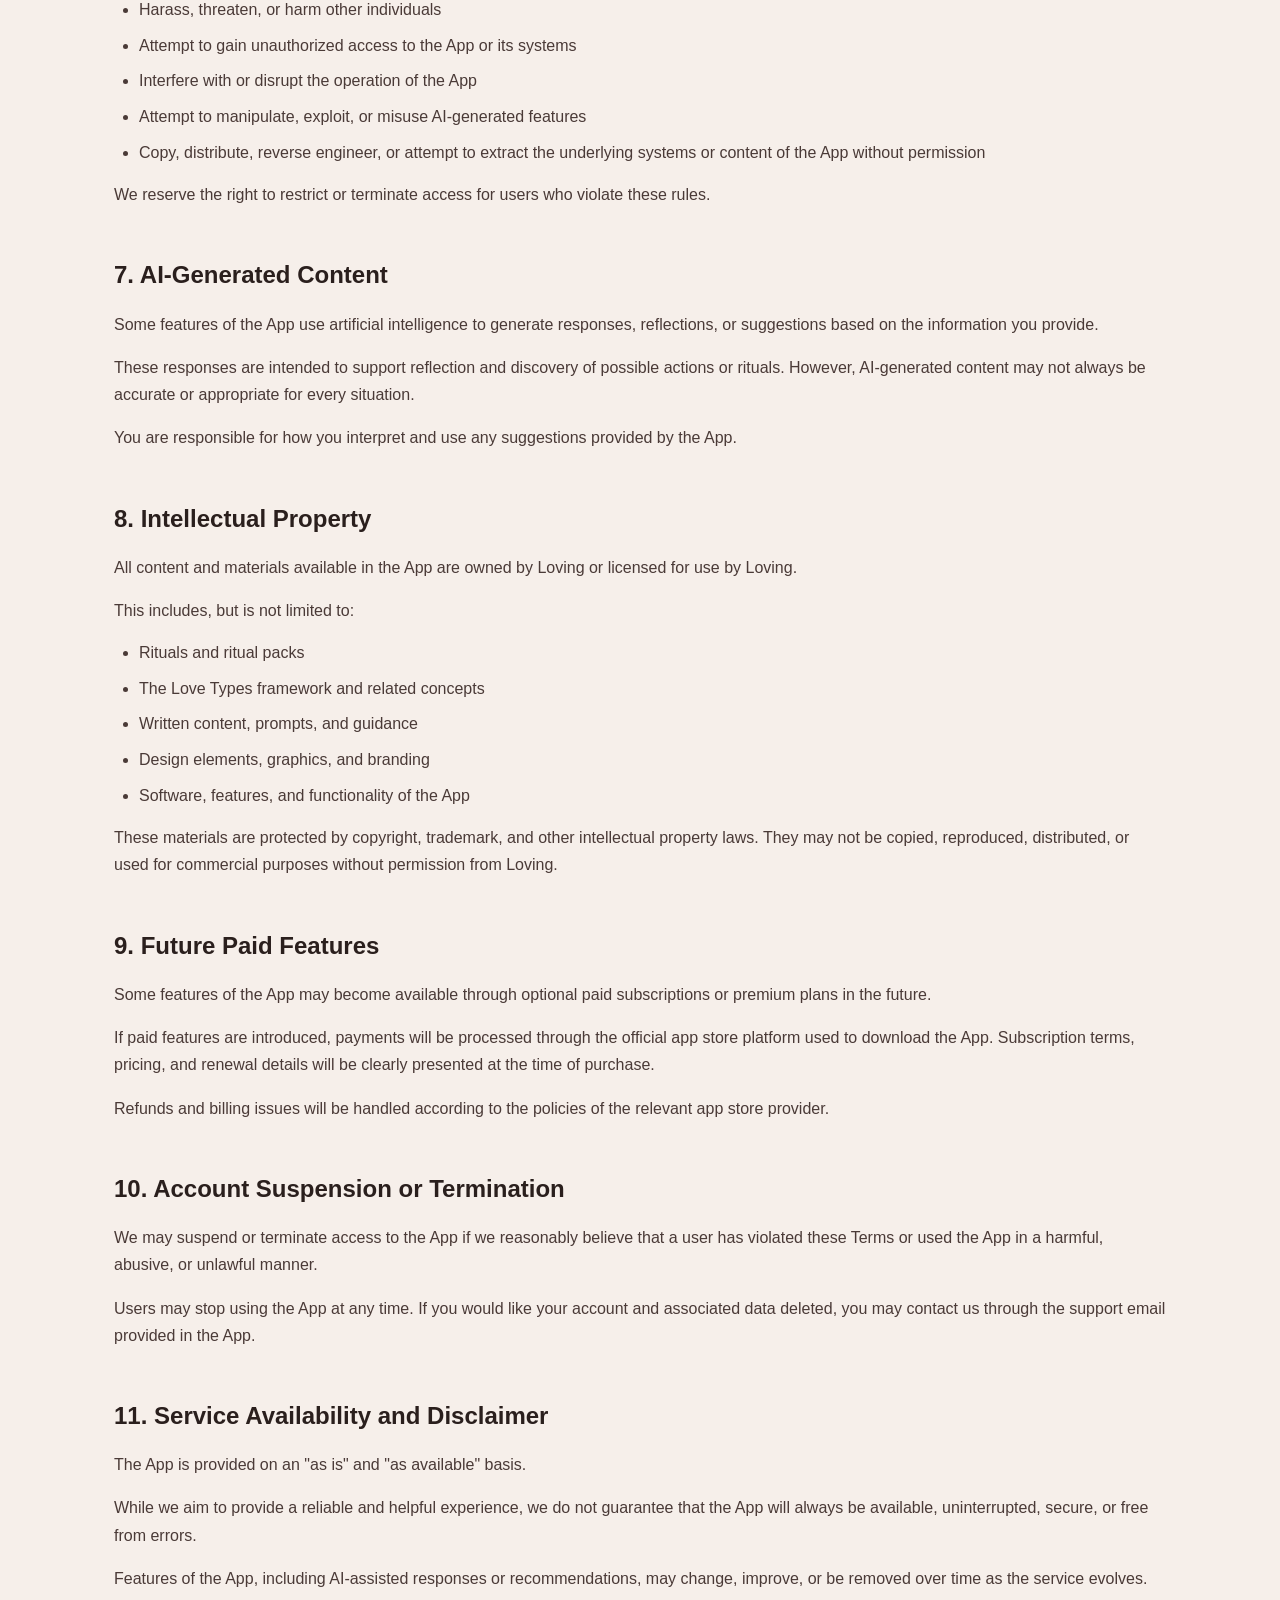
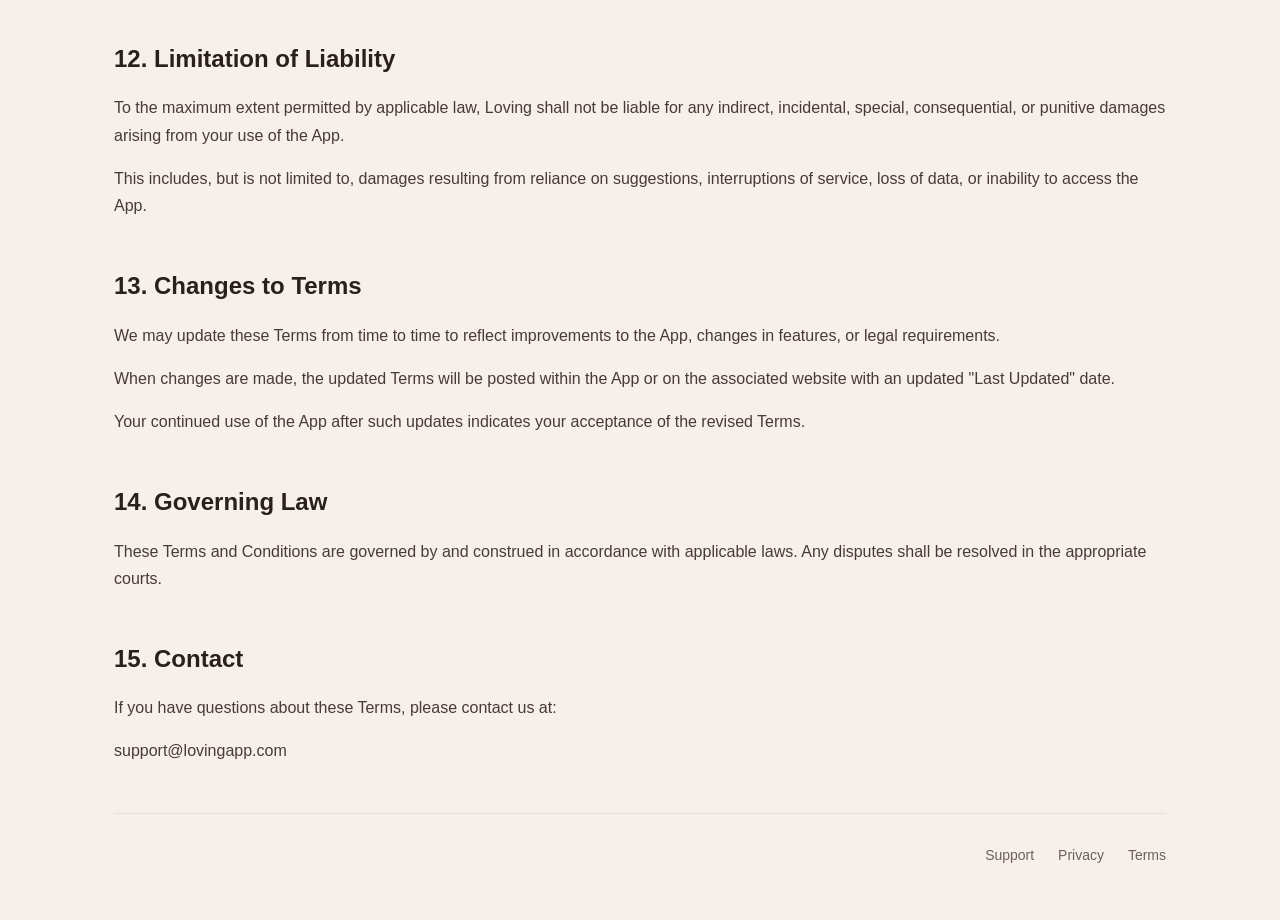
<file: terms.html>
<!DOCTYPE html>
<html lang="en">
<head>
  <meta charset="UTF-8">
  <meta name="viewport" content="width=device-width, initial-scale=1.0">
  <link rel="stylesheet" href="styles.css">
  <title>Loving – Terms of Use</title>
</head>

<body>
  <div class="container">
    
    <section class="policy-hero">
      <h1>Terms of Use</h1>
      <small>Last Updated: March 16, 2026</small>
    </section>

    <section class="policy-section">
      <h2>1. Acceptance of Terms</h2>
      <p>
        By accessing and using the Loving App ("the App"), you accept and agree to be bound by these Terms of Use. These Terms govern your use of the App and its features.
      </p>

      <p>
        If you do not agree to these Terms and Conditions, please do not use the App.
      </p>
    </section>

    <section class="policy-section">
      <h2>2. Description of Service</h2>
      <p>Loving is a mobile application designed to help individuals and couples nurture their relationships through small, intentional actions called rituals.</p>
      <p>The App provides:</p>
      <ul>
        <li>Personalized ritual and ritual pack recommendations to practice in daily life</li>
        <li>AI-powered chat assistance to help users explore relationship situations</li>
        <li>The ability to save and track rituals or ritual packs over time</li>
      </ul>
      <p>Additional features, including personalized insights or premium functionality, may be introduced in the future.</p>
    </section>

    <section class="policy-section">
      <h2>3. Not Professional Advice</h2>
      <p>
        Loving provides tools for reflection and relationship care. The rituals, prompts, and conversations in the App are intended to support thoughtful engagement with relationships.
      </p>

      <p>
        The App does not provide therapy, counseling, medical advice, or professional psychological services. If you are experiencing serious relationship or mental health concerns, you should seek support from a qualified professional.
      </p>
    </section>

    <section class="policy-section">
      <h2>4. User Accounts</h2>
      <p>
        To use certain features of the App, you must create an account. When creating an account, you agree to provide accurate and complete information.
      </p>

      <p>
        You are responsible for maintaining the security of your account credentials and for any activity that occurs under your account. If you believe your account has been accessed without authorization, you should notify us promptly.
      </p>

      <p>
        You agree to use the App only for lawful purposes and in accordance with these Terms.
      </p>
    </section>

    <section class="policy-section">
      <h2>5. User Content</h2>
      <p>
        The App may allow you to submit content such as chat messages, reflections, or other information as part of your use of the service.
      </p>

      <p>
        You retain ownership of the content you provide. However, by submitting content through the App, you grant Loving permission to store, process, and use that content for the purpose of operating and improving the service, including generating responses or recommendations.
      </p>

      <p>
        We do not claim ownership of your content beyond what is necessary to provide the functionality of the App.
      </p>
    </section>

    <section class="policy-section">
      <h2>6. Acceptable Use</h2>
      <p>You agree to use the App responsibly and not to misuse its features. In particular, you agree not to:</p>

      <ul>
        <li>Use the App for any illegal or unlawful purpose</li>
        <li>Harass, threaten, or harm other individuals</li>
        <li>Attempt to gain unauthorized access to the App or its systems</li>
        <li>Interfere with or disrupt the operation of the App</li>
        <li>Attempt to manipulate, exploit, or misuse AI-generated features</li>
        <li>Copy, distribute, reverse engineer, or attempt to extract the underlying systems or content of the App without permission</li>
      </ul>
      <p>
        We reserve the right to restrict or terminate access for users who violate these rules.
      </p>
    </section>

    <section class="policy-section">
      <h2>7. AI-Generated Content</h2>
      <p>Some features of the App use artificial intelligence to generate responses, reflections, or suggestions based on the information you provide.</p>
      <p>These responses are intended to support reflection and discovery of possible actions or rituals. However, AI-generated content may not always be accurate or appropriate for every situation.</p>
      <p>You are responsible for how you interpret and use any suggestions provided by the App.</p>
    </section>

    <section class="policy-section">
      <h2>8. Intellectual Property</h2>
      <p>
        All content and materials available in the App are owned by Loving or licensed for use by Loving.
      </p>

      <p>
        This includes, but is not limited to:
      </p>

      <ul>
        <li>Rituals and ritual packs</li>
        <li>The Love Types framework and related concepts</li>
        <li>Written content, prompts, and guidance</li>
        <li>Design elements, graphics, and branding</li>
        <li>Software, features, and functionality of the App</li>
      </ul>

      <p>
        These materials are protected by copyright, trademark, and other intellectual property laws. They may not be copied, reproduced, distributed, or used for commercial purposes without permission from Loving.
      </p>
    </section>

    <section class="policy-section">
      <h2>9. Future Paid Features</h2>
      <p>
        Some features of the App may become available through optional paid subscriptions or premium plans in the future.
      </p>

      <p>
        If paid features are introduced, payments will be processed through the official app store platform used to download the App. Subscription terms, pricing, and renewal details will be clearly presented at the time of purchase.
      </p>

      <p>
        Refunds and billing issues will be handled according to the policies of the relevant app store provider.
      </p>
    </section>

    <section class="policy-section">
      <h2>10. Account Suspension or Termination</h2>
      <p>
        We may suspend or terminate access to the App if we reasonably believe that a user has violated these Terms or used the App in a harmful, abusive, or unlawful manner.
      </p>

      <p>
        Users may stop using the App at any time. If you would like your account and associated data deleted, you may contact us through the support email provided in the App.
      </p>
    </section>

    <section class="policy-section">
      <h2>11. Service Availability and Disclaimer</h2>
      <p>
        The App is provided on an "as is" and "as available" basis.
      </p>

      <p>
        While we aim to provide a reliable and helpful experience, we do not guarantee that the App will always be available, uninterrupted, secure, or free from errors.
      </p>

      <p>
        Features of the App, including AI-assisted responses or recommendations, may change, improve, or be removed over time as the service evolves.
      </p>
    </section>

    <section class="policy-section">
      <h2>12. Limitation of Liability</h2>
      <p>
        To the maximum extent permitted by applicable law, Loving shall not be liable for any indirect, incidental, special, consequential, or punitive damages arising from your use of the App.
      </p>

      <p>
        This includes, but is not limited to, damages resulting from reliance on suggestions, interruptions of service, loss of data, or inability to access the App.
      </p>
    </section>

    <section class="policy-section">
      <h2>13. Changes to Terms</h2>
      <p>
        We may update these Terms from time to time to reflect improvements to the App, changes in features, or legal requirements.
      </p>

      <p>
        When changes are made, the updated Terms will be posted within the App or on the associated website with an updated "Last Updated" date.
      </p>

      <p>
        Your continued use of the App after such updates indicates your acceptance of the revised Terms.
      </p>
    </section>

    <section class="policy-section">
      <h2>14. Governing Law</h2>
      <p>
        These Terms and Conditions are governed by and construed in accordance with applicable laws. Any disputes shall be resolved in the appropriate courts.
      </p>
    </section>

    <section class="policy-section">
      <h2>15. Contact</h2>
      <p>
        If you have questions about these Terms,
        please contact us at:
      </p>

      <p>
        support@lovingapp.com
      </p>
    </section>

    <footer>
      <div>
        <a href="support.html">Support</a>
        <a href="privacy.html">Privacy</a>
        <a href="terms.html">Terms</a>
      </div>
    </footer>
  </div>
</body>
</html>
</file>
<file: styles.css>
/* CSS Variables */
:root {
  --brand: #8C3A32;
  --text-primary: #2A1F1D;
  --text-secondary: #4A3A37;
  --text-muted: #6F5F5B;
  --background: #F6EFEA;
  --surface: #FDF6F2;
  --border: #E8DDD7;
  --shadow-sm: 0 4px 12px rgba(0, 0, 0, 0.05);
  --shadow-md: 0 8px 20px rgba(0, 0, 0, 0.06);
  --shadow-lg: 0 20px 50px rgba(0, 0, 0, 0.12);
}

/* Base Styles */
* {
  box-sizing: border-box;
}

body {
  margin: 0;
  min-height: 100vh;
  font-family: -apple-system, BlinkMacSystemFont, "Segoe UI", Roboto, Helvetica, Arial, sans-serif;
  background: var(--background);
  color: var(--text-primary);
  line-height: 1.6;
}

/* Container */
.container {
  max-width: 1100px;
  margin: auto;
  min-height: 100vh;
  padding: 24px;
  display: flex;
  flex-direction: column;
}

/* Header */
header {
  display: flex;
  align-items: center;
  padding: 18px 0 22px 0;
  margin-bottom: 28px;
  border-bottom: 1px solid var(--border);
}

.brand {
  display: inline-flex;
  align-items: center;
  gap: 14px;
}

.brand-icon {
  width: 44px;
  height: 44px;
  flex-shrink: 0;
  object-fit: contain;
  display: block;
}

.logo {
  font-weight: 600;
  font-size: 24px;
  letter-spacing: -0.02em;
}

/* Hero Section */
.hero {
  display: grid;
  grid-template-columns: 1fr 1fr;
  align-items: center;
  gap: 40px;
  padding: 44px 0 80px 0;
}

.hero h1 {
  font-size: 44px;
  margin: 0 0 20px 0;
}

.hero p {
  font-size: 18px;
  color: var(--text-secondary);
  max-width: 420px;
}

/* Phone Mockup */
.phone {
  background: var(--surface);
  border-radius: 30px;
  height: 500px;
  padding: 22px;
  box-shadow: var(--shadow-lg);
  display: flex;
  align-items: center;
  justify-content: center;
}

.qr-code {
  width: 100%;
  height: 100%;
  max-width: none;
  max-height: 100%;
  display: block;
  object-fit: contain;
  border-radius: 22px;
}

/* Buttons */
.app-button {
  margin-top: 30px;
  display: inline-block;
  padding: 14px 26px;
  background: var(--brand);
  color: var(--surface);
  border-radius: 8px;
  text-decoration: none;
  font-size: 15px;
}

/* Sections */
.section {
  padding: 80px 0;
}

.section-title {
  text-align: center;
  margin-bottom: 60px;
}

.section-title h2 {
  font-size: 32px;
  margin-bottom: 10px;
}

.section-title p {
  color: var(--text-secondary);
  max-width: 600px;
  margin: auto;
}

/* Features Grid */
.features {
  display: grid;
  grid-template-columns: repeat(3, 1fr);
  gap: 40px;
}

.feature {
  background: var(--surface);
  padding: 30px;
  border-radius: 14px;
  box-shadow: var(--shadow-md);
}

.feature h3 {
  margin-top: 0;
}

/* Call to Action */
.cta {
  text-align: center;
  padding: 100px 20px;
}

.cta h2 {
  font-size: 34px;
  margin-bottom: 20px;
}

/* Typography */
h1 {
  font-size: 34px;
  margin-bottom: 20px;
}

h1,
h2 {
  color: var(--text-primary);
}

p {
  font-size: 16px;
  color: var(--text-secondary);
}

small {
  color: #666;
}

/* Footer */
footer {
  border-top: 1px solid var(--border);
  margin-top: auto;
  padding: 30px 0;
  display: flex;
  justify-content: flex-end;
  flex-wrap: wrap;
  font-size: 14px;
  color: var(--text-muted);
}

footer a {
  text-decoration: none;
  color: var(--text-muted);
  margin-left: 20px;
}

/* Policy Pages */
.policy-hero {
  text-align: center;
  padding: 10px 0 60px 0;
}

.policy-hero h1 {
  font-size: 38px;
  margin-bottom: 10px;
}

.policy-hero small {
  color: var(--text-muted);
  font-size: 14px;
}

.policy-section {
  margin-bottom: 48px;
}

.policy-section h2 {
  font-size: 24px;
  margin-top: 0;
  margin-bottom: 16px;
  color: var(--text-primary);
}

.policy-section h3 {
  font-size: 18px;
  margin-top: 28px;
  margin-bottom: 12px;
  color: var(--text-primary);
}

.policy-section p {
  margin: 0 0 16px 0;
  line-height: 1.7;
}

.policy-section ul {
  margin: 0 0 16px 0;
  padding-left: 25px;
}

.policy-section li {
  margin-bottom: 10px;
  color: var(--text-secondary);
  line-height: 1.6;
}

.policy-section > *:last-child {
  margin-bottom: 0;
}

/* Responsive Design */
@media (max-width: 900px) {
  header {
    margin-bottom: 20px;
  }

  .hero {
    grid-template-columns: 1fr;
    text-align: center;
    padding-top: 28px;
  }

  .hero p {
    margin: auto;
  }

  .brand {
    margin: 0 auto;
  }

  .features {
    grid-template-columns: 1fr;
  }

  .policy-section {
    margin-bottom: 40px;
  }

  .policy-hero h1 {
    font-size: 32px;
  }

}
</file>
